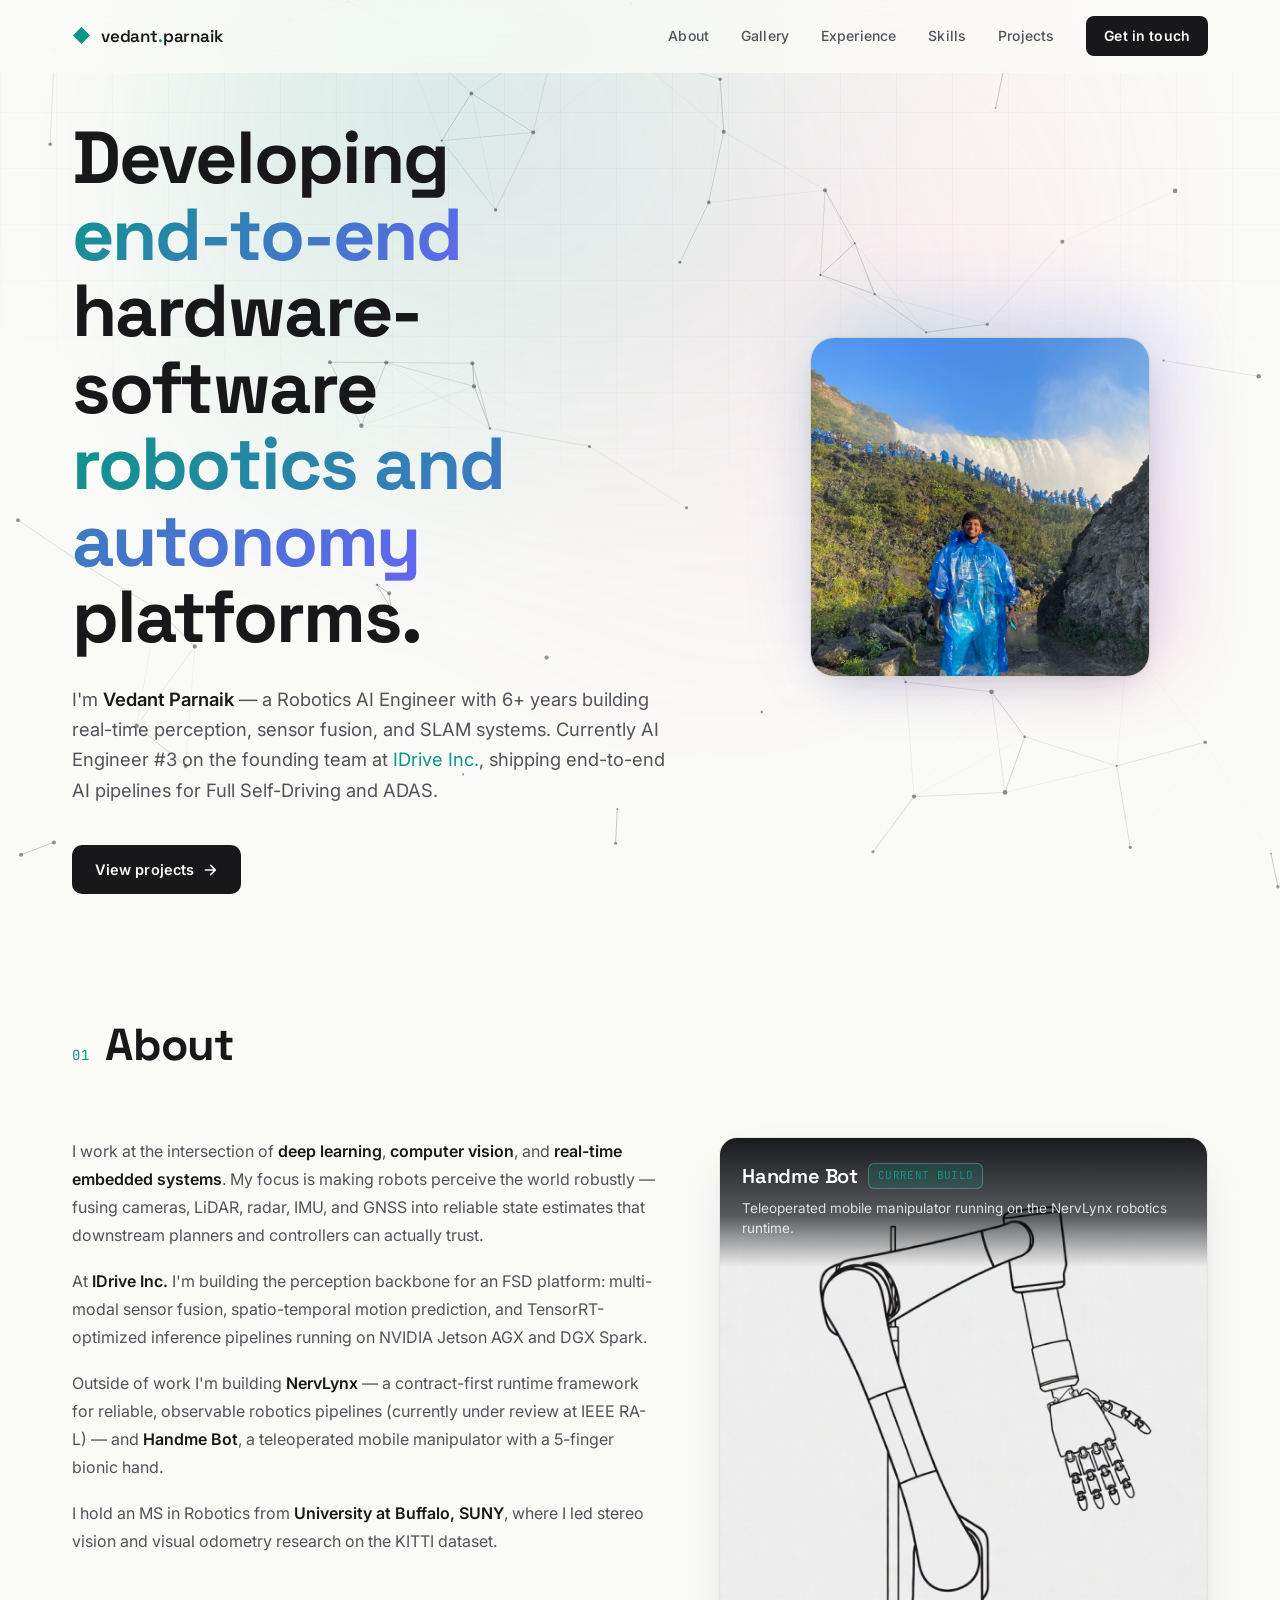
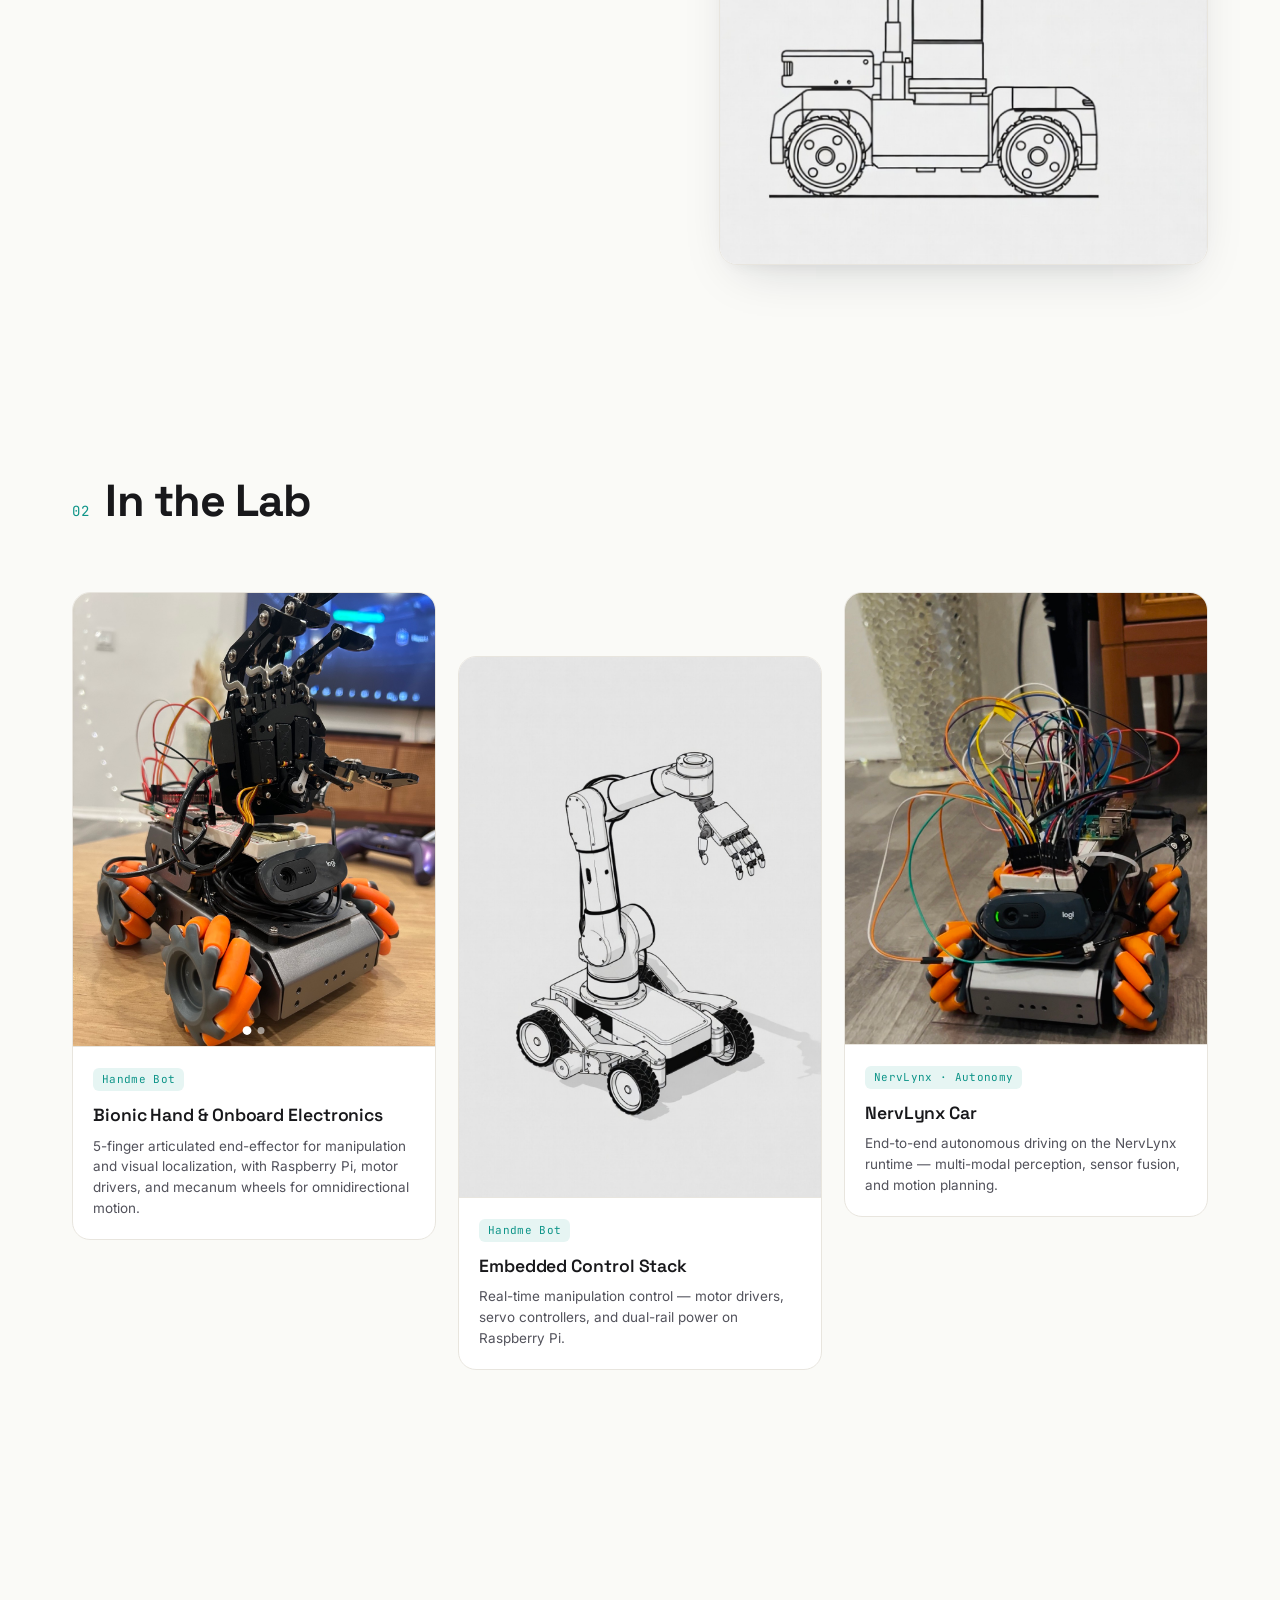
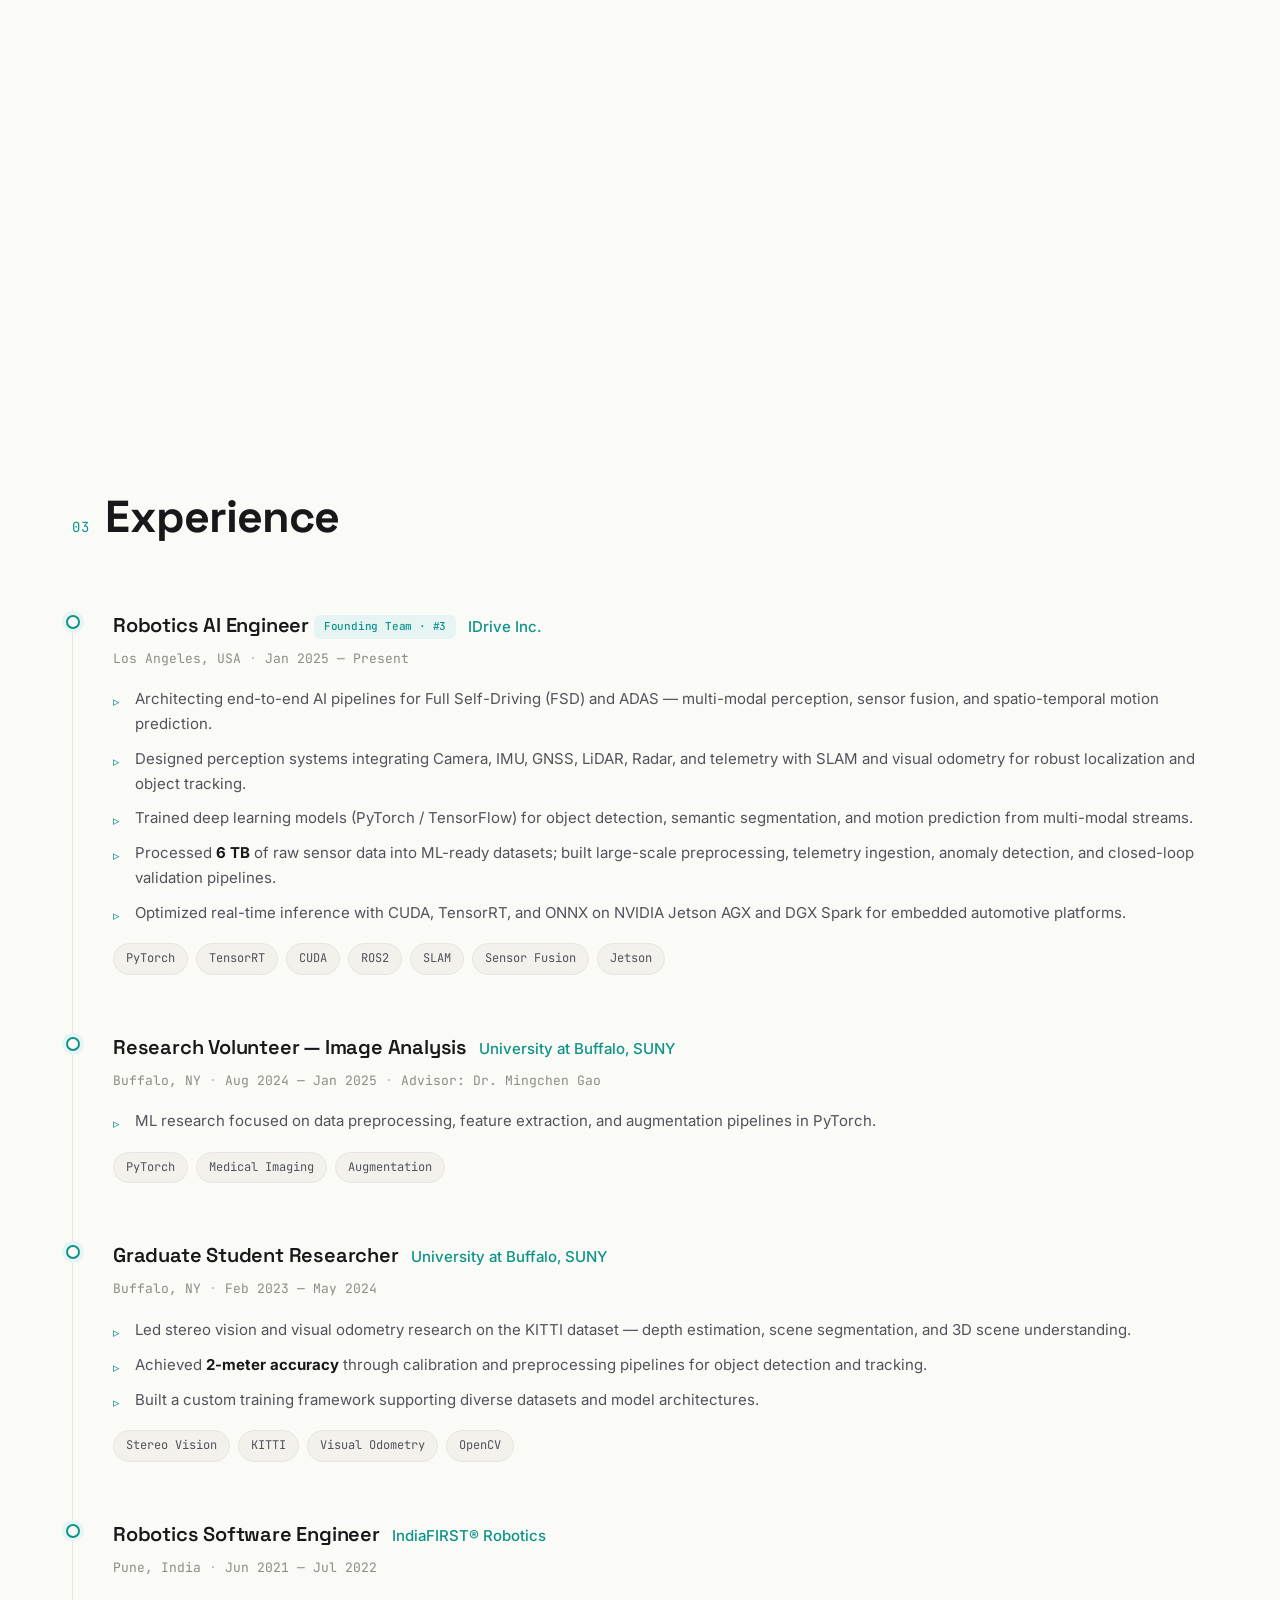
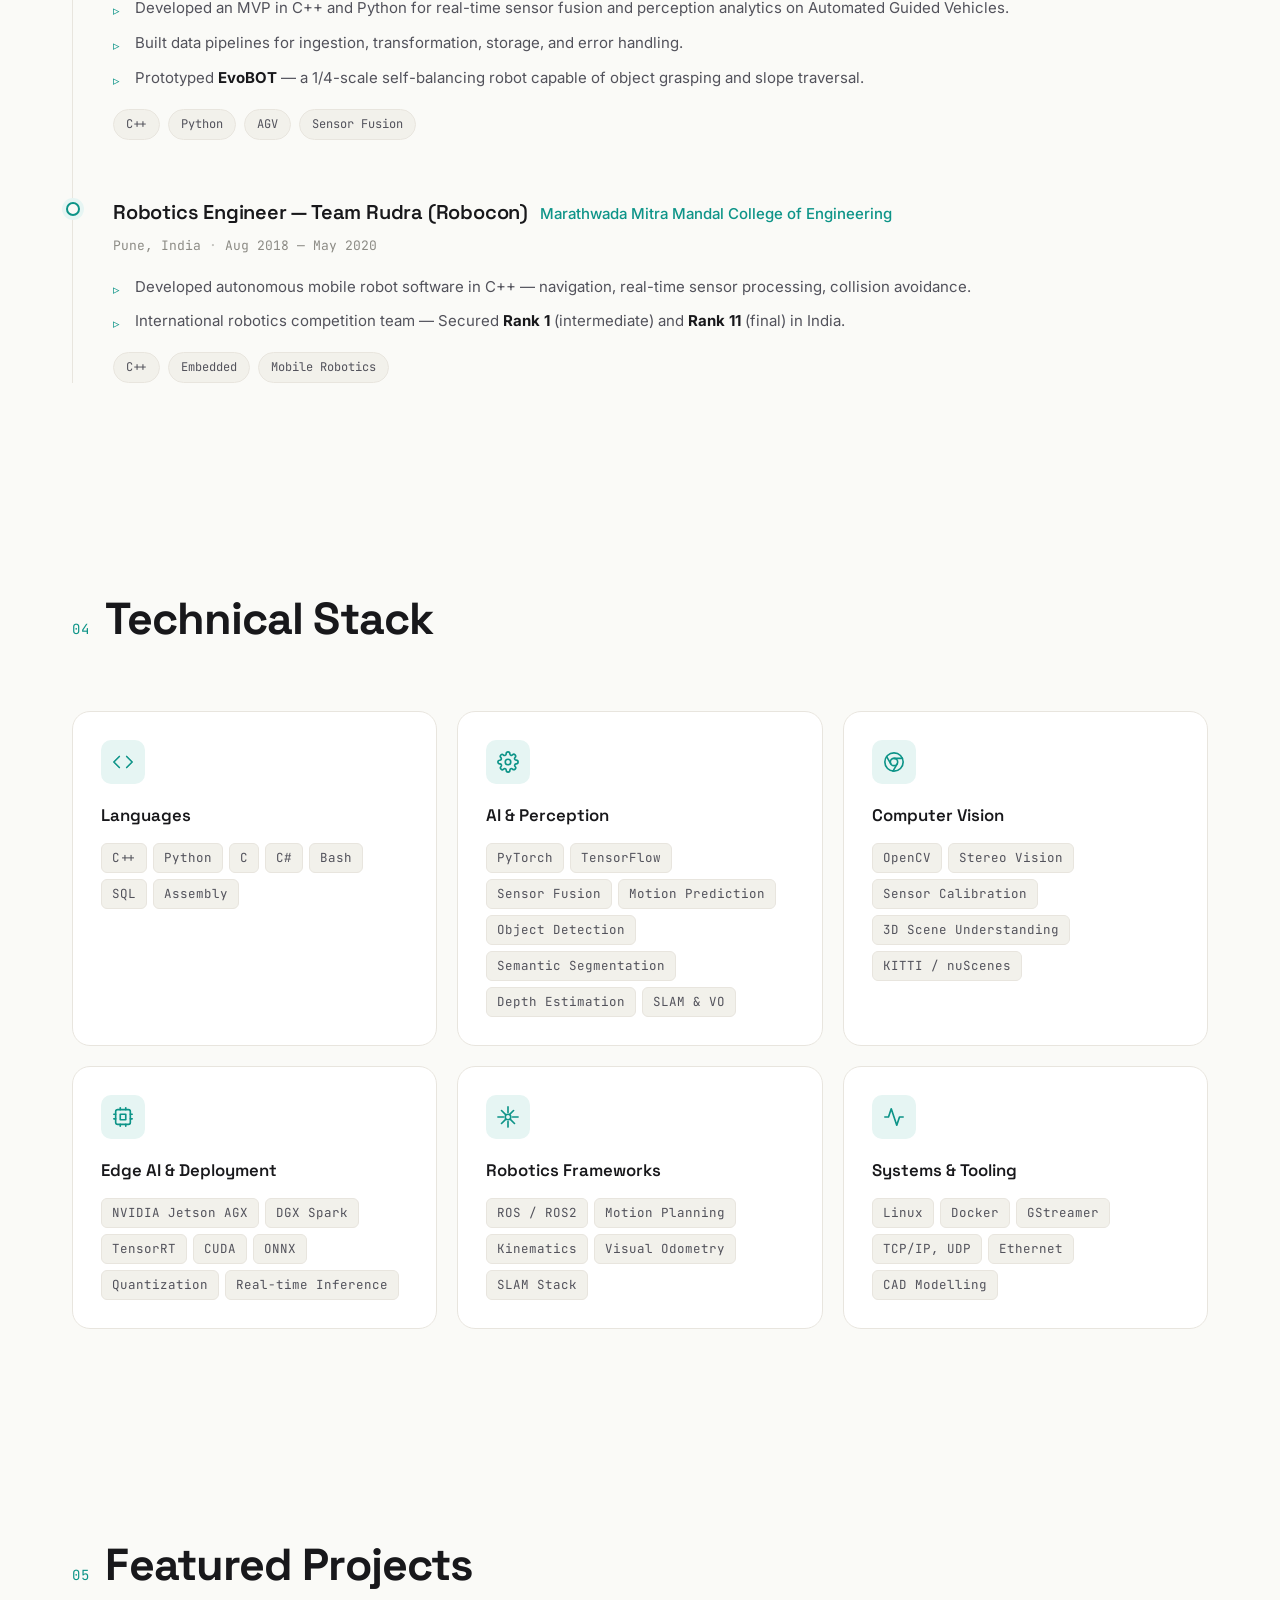
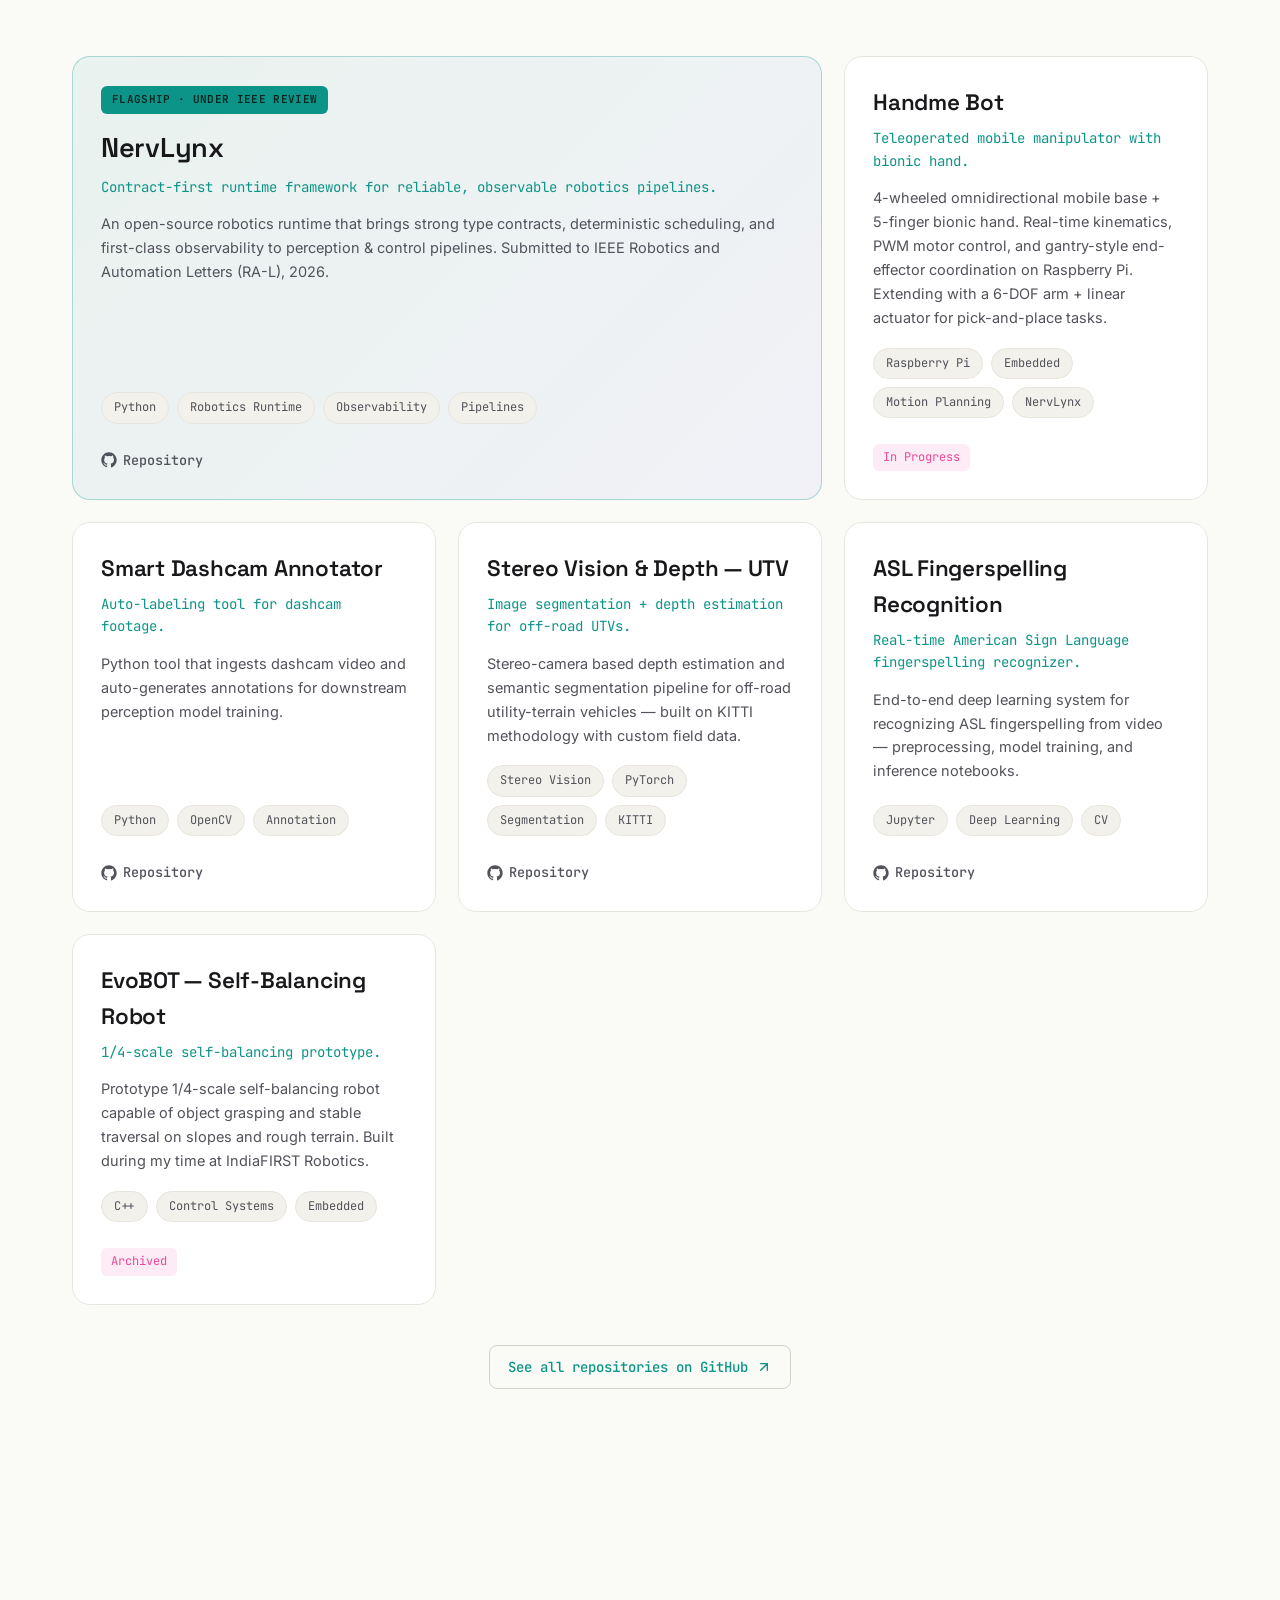
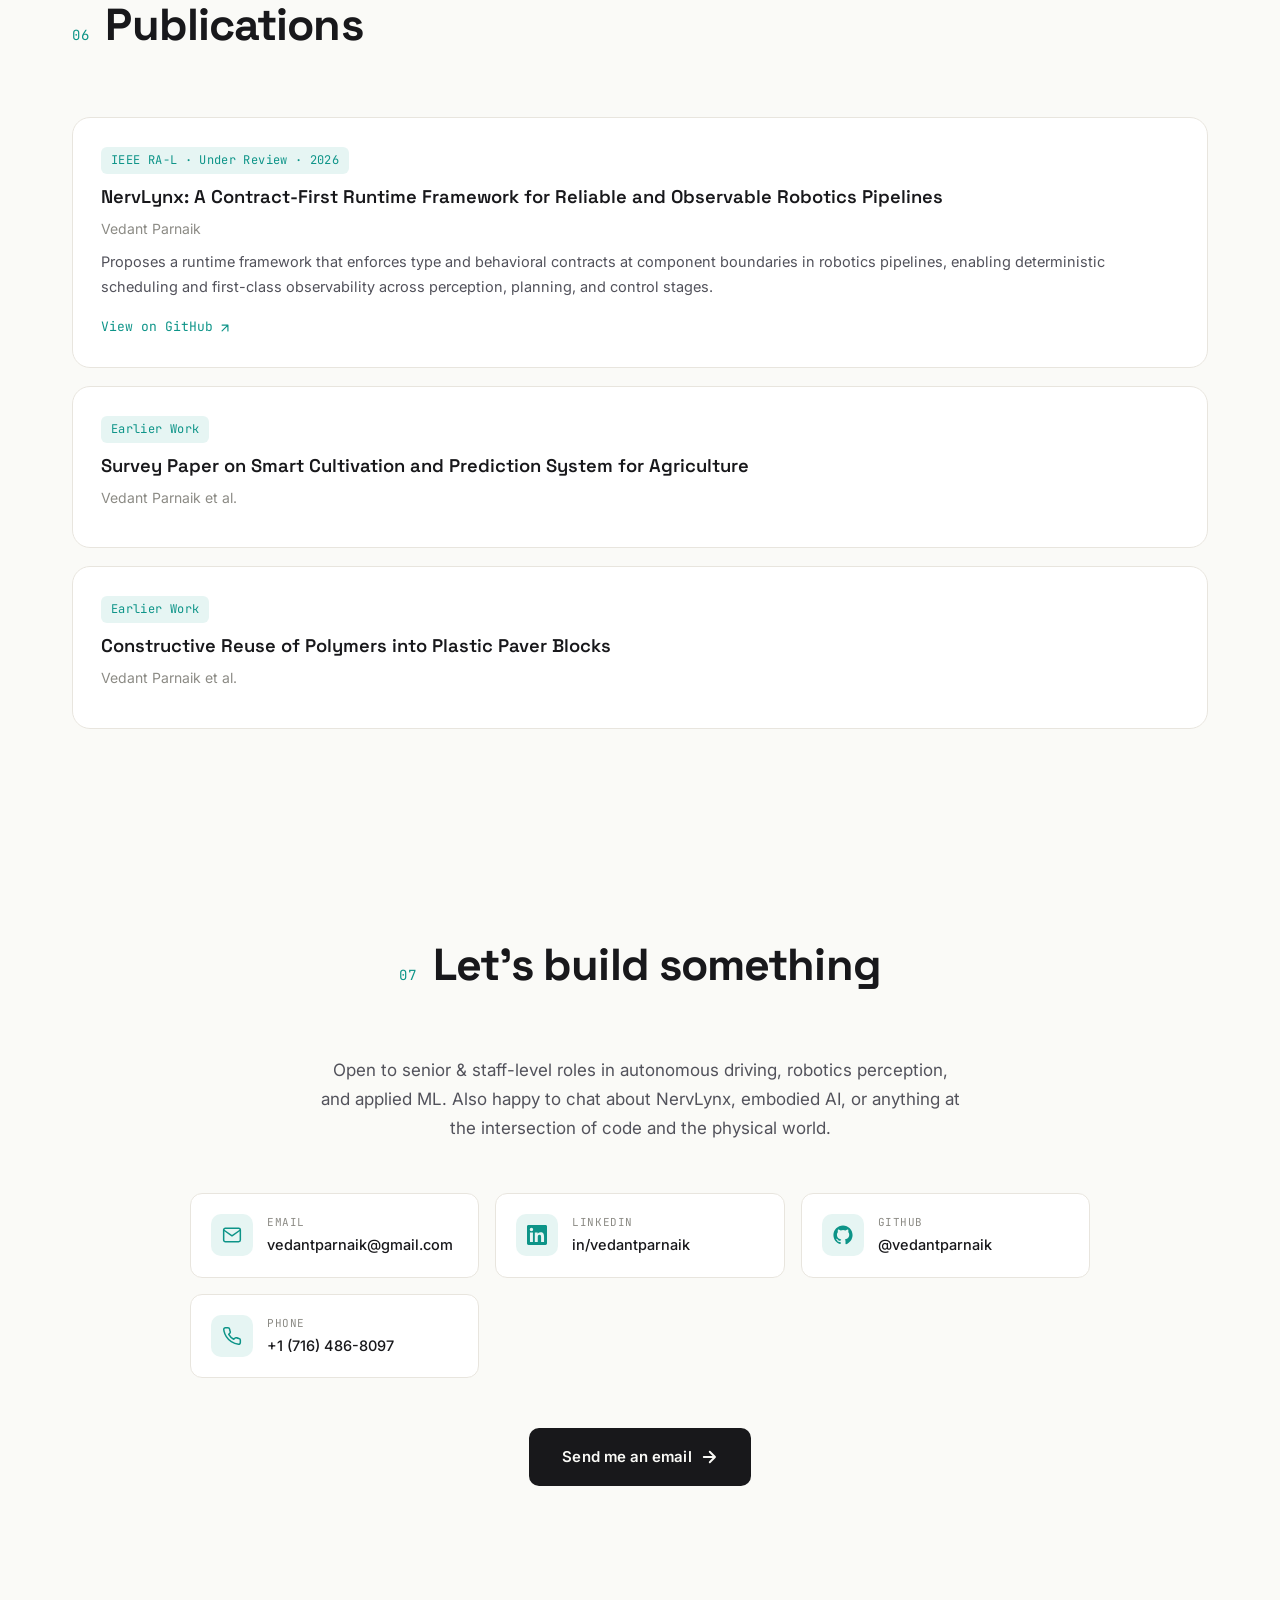
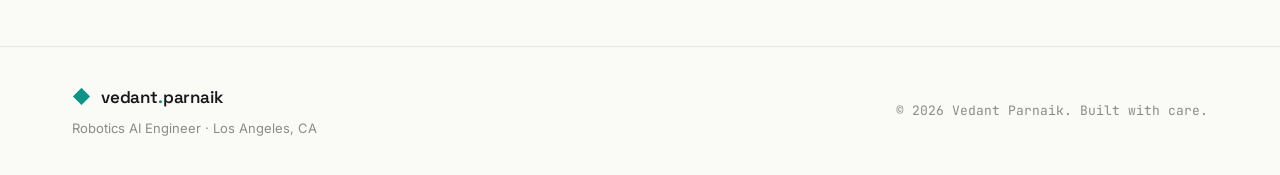
<file: index.html>
<!DOCTYPE html>
<html lang="en">
<head>
  <meta charset="UTF-8" />
  <meta http-equiv="X-UA-Compatible" content="IE=edge" />
  <meta name="viewport" content="width=device-width, initial-scale=1.0" />
  <title>Vedant Parnaik — Robotics AI Engineer</title>
  <meta name="description" content="Vedant Parnaik — Robotics AI Engineer specializing in autonomous driving, multi-modal perception, sensor fusion, SLAM, and edge AI deployment. Founding AI Engineer at IDrive Inc." />
  <meta name="author" content="Vedant Parnaik" />

  <!-- Open Graph -->
  <meta property="og:title" content="Vedant Parnaik — Robotics AI Engineer" />
  <meta property="og:description" content="Building real-time perception pipelines for autonomous vehicles and robotics systems." />
  <meta property="og:type" content="website" />

  <!-- Fonts -->
  <link rel="preconnect" href="https://fonts.googleapis.com" />
  <link rel="preconnect" href="https://fonts.gstatic.com" crossorigin />
  <link href="https://fonts.googleapis.com/css2?family=Inter:wght@300;400;500;600;700;800&family=JetBrains+Mono:wght@400;500;600&family=Space+Grotesk:wght@400;500;600;700&display=swap" rel="stylesheet" />

  <link rel="stylesheet" href="styles.css" />
  <link rel="icon" type="image/svg+xml" href="data:image/svg+xml,%3Csvg xmlns='http://www.w3.org/2000/svg' viewBox='0 0 100 100'%3E%3Ctext y='.9em' font-size='90' font-family='monospace'%3E%E2%97%86%3C/text%3E%3C/svg%3E" />
</head>
<body>
  <!-- Animated background layers -->
  <div class="bg-grid" aria-hidden="true"></div>
  <div class="bg-glow" aria-hidden="true"></div>
  <canvas id="network-bg" class="bg-network" aria-hidden="true"></canvas>

  <!-- Navigation -->
  <header class="nav" id="nav">
    <div class="nav-inner">
      <a href="#home" class="logo">
        <span class="logo-mark">◆</span>
        <span class="logo-text">vedant<span class="accent">.</span>parnaik</span>
      </a>
      <nav class="nav-links" id="navLinks">
        <a href="#about">About</a>
        <a href="#gallery">Gallery</a>
        <a href="#experience">Experience</a>
        <a href="#skills">Skills</a>
        <a href="#projects">Projects</a>
        <a href="#contact" class="nav-cta">Get in touch</a>
      </nav>
      <button class="nav-toggle" id="navToggle" aria-label="Toggle menu">
        <span></span><span></span><span></span>
      </button>
    </div>
  </header>

  <main>
    <!-- HERO -->
    <section class="hero" id="home">
      <div class="container hero-inner">
        <div class="hero-grid">
          <div class="hero-text">
            <h1 class="hero-title fade-in">
              <span class="line">Developing</span>
              <span class="line"><span class="gradient-text">end-to-end</span></span>
              <span class="line">hardware-software</span>
              <span class="line"><span class="gradient-text">robotics and autonomy</span></span>
              <span class="line">platforms.</span>
            </h1>

            <p class="hero-subtitle fade-in">
              I'm <strong>Vedant Parnaik</strong> — a Robotics AI Engineer with 6+ years building
              real-time perception, sensor fusion, and SLAM systems. Currently AI Engineer #3 on the
              founding team at <a href="https://www.idrive.com/x/" target="_blank" rel="noreferrer" class="inline-link">IDrive Inc.</a>,
              shipping end-to-end AI pipelines for Full Self-Driving and ADAS.
            </p>

            <div class="hero-cta fade-in">
              <a href="#projects" class="btn btn-primary">
                View projects
                <svg width="16" height="16" viewBox="0 0 24 24" fill="none" stroke="currentColor" stroke-width="2.5" stroke-linecap="round" stroke-linejoin="round"><path d="M5 12h14M13 5l7 7-7 7"/></svg>
              </a>
            </div>
          </div>

          <div class="hero-portrait fade-in">
            <div class="portrait-frame">
              <img src="images/mecropped.png" alt="Vedant Parnaik" loading="eager" />
            </div>
            <div class="portrait-bg" aria-hidden="true"></div>
          </div>
        </div>

      </div>

    </section>

    <!-- ABOUT -->
    <section class="section" id="about">
      <div class="container">
        <div class="section-head">
          <span class="section-num">01</span>
          <h2 class="section-title">About</h2>
        </div>

        <div class="about-grid">
          <div class="about-text reveal">
            <p>
              I work at the intersection of <strong>deep learning</strong>, <strong>computer vision</strong>,
              and <strong>real-time embedded systems</strong>. My focus is making robots perceive the world
              robustly — fusing cameras, LiDAR, radar, IMU, and GNSS into reliable state estimates
              that downstream planners and controllers can actually trust.
            </p>
            <p>
              At <strong>IDrive Inc.</strong> I'm building the perception backbone for an FSD platform:
              multi-modal sensor fusion, spatio-temporal motion prediction, and TensorRT-optimized
              inference pipelines running on NVIDIA Jetson AGX and DGX Spark.
            </p>
            <p>
              Outside of work I'm building <strong>NervLynx</strong> — a contract-first runtime framework
              for reliable, observable robotics pipelines (currently under review at IEEE RA-L) — and
              <strong>Handme Bot</strong>, a teleoperated mobile manipulator with a 5-finger bionic hand.
            </p>
            <p>
              I hold an MS in Robotics from <strong>University at Buffalo, SUNY</strong>, where I led
              stereo vision and visual odometry research on the KITTI dataset.
            </p>
          </div>

          <aside class="about-card reveal">
            <figure class="about-photo">
              <img src="images/handme.jpg" alt="Handme Bot — teleoperated mobile manipulator built by Vedant Parnaik" loading="lazy" />
              <figcaption>
                <div class="about-photo-head">
                  <h3>Handme Bot</h3>
                  <span class="about-photo-tag">Current build</span>
                </div>
                <p>Teleoperated mobile manipulator running on the NervLynx robotics runtime.</p>
              </figcaption>
            </figure>
          </aside>
        </div>
      </div>
    </section>

    <!-- EXPERIENCE -->
    <!-- GALLERY / IN THE LAB -->
    <section class="section" id="gallery">
      <div class="container">
        <div class="section-head">
          <span class="section-num">02</span>
          <h2 class="section-title">In the Lab</h2>
        </div>

        <div class="gallery-grid">
          <figure class="gallery-item gallery-item--carousel reveal">
            <div class="gallery-carousel" data-carousel>
              <div class="gallery-carousel-track" data-carousel-track>
                <div class="gallery-carousel-slide">
                  <img src="images/handme3.jpg" alt="Handme Bot — 5-finger bionic hand and onboard webcam" loading="lazy" />
                </div>
                <div class="gallery-carousel-slide">
                  <img src="images/handme4.jpg" alt="Handme Bot — onboard electronics and omni-wheel base" loading="lazy" />
                </div>
              </div>
              <button class="gallery-carousel-btn prev" type="button" aria-label="Previous photo" data-carousel-prev>
                <svg width="16" height="16" viewBox="0 0 24 24" fill="none" stroke="currentColor" stroke-width="2.5" stroke-linecap="round" stroke-linejoin="round"><path d="M15 18l-6-6 6-6"/></svg>
              </button>
              <button class="gallery-carousel-btn next" type="button" aria-label="Next photo" data-carousel-next>
                <svg width="16" height="16" viewBox="0 0 24 24" fill="none" stroke="currentColor" stroke-width="2.5" stroke-linecap="round" stroke-linejoin="round"><path d="M9 18l6-6-6-6"/></svg>
              </button>
              <div class="gallery-carousel-dots" data-carousel-dots>
                <button type="button" class="is-active" aria-label="Show bionic hand photo"></button>
                <button type="button" aria-label="Show electronics photo"></button>
              </div>
            </div>
            <figcaption>
              <span class="gallery-tag">Handme Bot</span>
              <h3>Bionic Hand &amp; Onboard Electronics</h3>
              <p>5-finger articulated end-effector for manipulation and visual localization, with Raspberry Pi, motor drivers, and mecanum wheels for omnidirectional motion.</p>
            </figcaption>
          </figure>

          <figure class="gallery-item reveal">
            <img src="images/handme2.jpg" alt="Handme Bot — hardware assembly" loading="lazy" />
            <figcaption>
              <span class="gallery-tag">Handme Bot</span>
              <h3>Embedded Control Stack</h3>
              <p>Real-time manipulation control — motor drivers, servo controllers, and dual-rail power on Raspberry Pi.</p>
            </figcaption>
          </figure>

          <figure class="gallery-item reveal">
            <img src="images/car.jpg" alt="NervLynx Car — autonomous driving research vehicle" loading="lazy" />
            <figcaption>
              <span class="gallery-tag">NervLynx · Autonomy</span>
              <h3>NervLynx Car</h3>
              <p>End-to-end autonomous driving on the NervLynx runtime — multi-modal perception, sensor fusion, and motion planning.</p>
            </figcaption>
          </figure>

          <figure class="gallery-item reveal">
            <img src="images/robocon.jpg" alt="Team Rudra at Robocon" loading="lazy" />
            <figcaption>
              <span class="gallery-tag">Robocon · Team Rudra</span>
              <h3>International Robotics Competition</h3>
              <p>Rank 1 (intermediate) &amp; Rank 11 (final) in India — autonomous mobile robots in C++.</p>
            </figcaption>
          </figure>
        </div>
      </div>
    </section>

    <section class="section" id="experience">
      <div class="container">
        <div class="section-head">
          <span class="section-num">03</span>
          <h2 class="section-title">Experience</h2>
        </div>

        <div class="timeline">
          <article class="timeline-item reveal">
            <div class="timeline-marker"></div>
            <div class="timeline-content">
              <div class="exp-header">
                <h3>Robotics AI Engineer <span class="role-tag">Founding Team · #3</span></h3>
                <span class="company">IDrive Inc.</span>
              </div>
              <div class="exp-meta">
                <span>Los Angeles, USA</span>
                <span class="sep">·</span>
                <span>Jan 2025 — Present</span>
              </div>
              <ul class="exp-points">
                <li>Architecting end-to-end AI pipelines for Full Self-Driving (FSD) and ADAS — multi-modal perception, sensor fusion, and spatio-temporal motion prediction.</li>
                <li>Designed perception systems integrating Camera, IMU, GNSS, LiDAR, Radar, and telemetry with SLAM and visual odometry for robust localization and object tracking.</li>
                <li>Trained deep learning models (PyTorch / TensorFlow) for object detection, semantic segmentation, and motion prediction from multi-modal streams.</li>
                <li>Processed <strong>6 TB</strong> of raw sensor data into ML-ready datasets; built large-scale preprocessing, telemetry ingestion, anomaly detection, and closed-loop validation pipelines.</li>
                <li>Optimized real-time inference with CUDA, TensorRT, and ONNX on NVIDIA Jetson AGX and DGX Spark for embedded automotive platforms.</li>
              </ul>
              <div class="tags">
                <span>PyTorch</span><span>TensorRT</span><span>CUDA</span><span>ROS2</span><span>SLAM</span><span>Sensor Fusion</span><span>Jetson</span>
              </div>
            </div>
          </article>

          <article class="timeline-item reveal">
            <div class="timeline-marker"></div>
            <div class="timeline-content">
              <div class="exp-header">
                <h3>Research Volunteer — Image Analysis</h3>
                <span class="company">University at Buffalo, SUNY</span>
              </div>
              <div class="exp-meta">
                <span>Buffalo, NY</span>
                <span class="sep">·</span>
                <span>Aug 2024 — Jan 2025</span>
                <span class="sep">·</span>
                <span>Advisor: Dr. Mingchen Gao</span>
              </div>
              <ul class="exp-points">
                <li>ML research focused on data preprocessing, feature extraction, and augmentation pipelines in PyTorch.</li>
              </ul>
              <div class="tags"><span>PyTorch</span><span>Medical Imaging</span><span>Augmentation</span></div>
            </div>
          </article>

          <article class="timeline-item reveal">
            <div class="timeline-marker"></div>
            <div class="timeline-content">
              <div class="exp-header">
                <h3>Graduate Student Researcher</h3>
                <span class="company">University at Buffalo, SUNY</span>
              </div>
              <div class="exp-meta">
                <span>Buffalo, NY</span>
                <span class="sep">·</span>
                <span>Feb 2023 — May 2024</span>
              </div>
              <ul class="exp-points">
                <li>Led stereo vision and visual odometry research on the KITTI dataset — depth estimation, scene segmentation, and 3D scene understanding.</li>
                <li>Achieved <strong>2-meter accuracy</strong> through calibration and preprocessing pipelines for object detection and tracking.</li>
                <li>Built a custom training framework supporting diverse datasets and model architectures.</li>
              </ul>
              <div class="tags"><span>Stereo Vision</span><span>KITTI</span><span>Visual Odometry</span><span>OpenCV</span></div>
            </div>
          </article>

          <article class="timeline-item reveal">
            <div class="timeline-marker"></div>
            <div class="timeline-content">
              <div class="exp-header">
                <h3>Robotics Software Engineer</h3>
                <span class="company">IndiaFIRST® Robotics</span>
              </div>
              <div class="exp-meta">
                <span>Pune, India</span>
                <span class="sep">·</span>
                <span>Jun 2021 — Jul 2022</span>
              </div>
              <ul class="exp-points">
                <li>Developed an MVP in C++ and Python for real-time sensor fusion and perception analytics on Automated Guided Vehicles.</li>
                <li>Built data pipelines for ingestion, transformation, storage, and error handling.</li>
                <li>Prototyped <strong>EvoBOT</strong> — a 1/4-scale self-balancing robot capable of object grasping and slope traversal.</li>
              </ul>
              <div class="tags"><span>C++</span><span>Python</span><span>AGV</span><span>Sensor Fusion</span></div>
            </div>
          </article>

          <article class="timeline-item reveal">
            <div class="timeline-marker"></div>
            <div class="timeline-content">
              <div class="exp-header">
                <h3>Robotics Engineer — Team Rudra (Robocon)</h3>
                <span class="company">Marathwada Mitra Mandal College of Engineering</span>
              </div>
              <div class="exp-meta">
                <span>Pune, India</span>
                <span class="sep">·</span>
                <span>Aug 2018 — May 2020</span>
              </div>
              <ul class="exp-points">
                <li>Developed autonomous mobile robot software in C++ — navigation, real-time sensor processing, collision avoidance.</li>
                <li>International robotics competition team — Secured <strong>Rank 1</strong> (intermediate) and <strong>Rank 11</strong> (final) in India.</li>
              </ul>
              <div class="tags"><span>C++</span><span>Embedded</span><span>Mobile Robotics</span></div>
            </div>
          </article>
        </div>
      </div>
    </section>

    <!-- SKILLS -->
    <section class="section" id="skills">
      <div class="container">
        <div class="section-head">
          <span class="section-num">04</span>
          <h2 class="section-title">Technical Stack</h2>
        </div>

        <div class="skills-grid">
          <div class="skill-card reveal">
            <div class="skill-icon">
              <svg viewBox="0 0 24 24" fill="none" stroke="currentColor" stroke-width="1.8" stroke-linecap="round" stroke-linejoin="round"><polyline points="16 18 22 12 16 6"/><polyline points="8 6 2 12 8 18"/></svg>
            </div>
            <h3>Languages</h3>
            <ul>
              <li>C++</li><li>Python</li><li>C</li><li>C#</li><li>Bash</li><li>SQL</li><li>Assembly</li>
            </ul>
          </div>

          <div class="skill-card reveal">
            <div class="skill-icon">
              <svg viewBox="0 0 24 24" fill="none" stroke="currentColor" stroke-width="1.8" stroke-linecap="round" stroke-linejoin="round"><circle cx="12" cy="12" r="3"/><path d="M19.4 15a1.65 1.65 0 0 0 .33 1.82l.06.06a2 2 0 0 1-2.83 2.83l-.06-.06a1.65 1.65 0 0 0-1.82-.33 1.65 1.65 0 0 0-1 1.51V21a2 2 0 0 1-4 0v-.09a1.65 1.65 0 0 0-1-1.51 1.65 1.65 0 0 0-1.82.33l-.06.06a2 2 0 0 1-2.83-2.83l.06-.06a1.65 1.65 0 0 0 .33-1.82 1.65 1.65 0 0 0-1.51-1H3a2 2 0 0 1 0-4h.09a1.65 1.65 0 0 0 1.51-1 1.65 1.65 0 0 0-.33-1.82l-.06-.06a2 2 0 0 1 2.83-2.83l.06.06a1.65 1.65 0 0 0 1.82.33H9a1.65 1.65 0 0 0 1-1.51V3a2 2 0 0 1 4 0v.09a1.65 1.65 0 0 0 1 1.51 1.65 1.65 0 0 0 1.82-.33l.06-.06a2 2 0 0 1 2.83 2.83l-.06.06a1.65 1.65 0 0 0-.33 1.82V9a1.65 1.65 0 0 0 1.51 1H21a2 2 0 0 1 0 4h-.09a1.65 1.65 0 0 0-1.51 1z"/></svg>
            </div>
            <h3>AI &amp; Perception</h3>
            <ul>
              <li>PyTorch</li><li>TensorFlow</li><li>Sensor Fusion</li><li>Motion Prediction</li><li>Object Detection</li><li>Semantic Segmentation</li><li>Depth Estimation</li><li>SLAM &amp; VO</li>
            </ul>
          </div>

          <div class="skill-card reveal">
            <div class="skill-icon">
              <svg viewBox="0 0 24 24" fill="none" stroke="currentColor" stroke-width="1.8" stroke-linecap="round" stroke-linejoin="round"><circle cx="12" cy="12" r="10"/><circle cx="12" cy="12" r="4"/><line x1="21.17" y1="8" x2="12" y2="8"/><line x1="3.95" y1="6.06" x2="8.54" y2="14"/><line x1="10.88" y1="21.94" x2="15.46" y2="14"/></svg>
            </div>
            <h3>Computer Vision</h3>
            <ul>
              <li>OpenCV</li><li>Stereo Vision</li><li>Sensor Calibration</li><li>3D Scene Understanding</li><li>KITTI / nuScenes</li>
            </ul>
          </div>

          <div class="skill-card reveal">
            <div class="skill-icon">
              <svg viewBox="0 0 24 24" fill="none" stroke="currentColor" stroke-width="1.8" stroke-linecap="round" stroke-linejoin="round"><rect x="4" y="4" width="16" height="16" rx="2"/><rect x="9" y="9" width="6" height="6"/><line x1="9" y1="2" x2="9" y2="4"/><line x1="15" y1="2" x2="15" y2="4"/><line x1="9" y1="20" x2="9" y2="22"/><line x1="15" y1="20" x2="15" y2="22"/><line x1="20" y1="9" x2="22" y2="9"/><line x1="20" y1="14" x2="22" y2="14"/><line x1="2" y1="9" x2="4" y2="9"/><line x1="2" y1="14" x2="4" y2="14"/></svg>
            </div>
            <h3>Edge AI &amp; Deployment</h3>
            <ul>
              <li>NVIDIA Jetson AGX</li><li>DGX Spark</li><li>TensorRT</li><li>CUDA</li><li>ONNX</li><li>Quantization</li><li>Real-time Inference</li>
            </ul>
          </div>

          <div class="skill-card reveal">
            <div class="skill-icon">
              <svg viewBox="0 0 24 24" fill="none" stroke="currentColor" stroke-width="1.8" stroke-linecap="round" stroke-linejoin="round"><circle cx="12" cy="12" r="3"/><path d="M12 1v6m0 10v6m11-11h-6M7 12H1m17.07-7.07l-4.24 4.24M9.17 14.83l-4.24 4.24M19.07 19.07l-4.24-4.24M9.17 9.17L4.93 4.93"/></svg>
            </div>
            <h3>Robotics Frameworks</h3>
            <ul>
              <li>ROS / ROS2</li><li>Motion Planning</li><li>Kinematics</li><li>Visual Odometry</li><li>SLAM Stack</li>
            </ul>
          </div>

          <div class="skill-card reveal">
            <div class="skill-icon">
              <svg viewBox="0 0 24 24" fill="none" stroke="currentColor" stroke-width="1.8" stroke-linecap="round" stroke-linejoin="round"><path d="M22 12h-4l-3 9L9 3l-3 9H2"/></svg>
            </div>
            <h3>Systems &amp; Tooling</h3>
            <ul>
              <li>Linux</li><li>Docker</li><li>GStreamer</li><li>TCP/IP, UDP</li><li>Ethernet</li><li>CAD Modelling</li>
            </ul>
          </div>
        </div>
      </div>
    </section>

    <!-- PROJECTS -->
    <section class="section" id="projects">
      <div class="container">
        <div class="section-head">
          <span class="section-num">05</span>
          <h2 class="section-title">Featured Projects</h2>
        </div>

        <div class="projects-grid">

          <article class="project-card featured reveal">
            <div class="project-tag-row">
              <span class="featured-pill">Flagship · Under IEEE Review</span>
            </div>
            <h3 class="project-title">NervLynx</h3>
            <p class="project-subtitle">Contract-first runtime framework for reliable, observable robotics pipelines.</p>
            <p class="project-desc">
              An open-source robotics runtime that brings strong type contracts, deterministic
              scheduling, and first-class observability to perception &amp; control pipelines.
              Submitted to IEEE Robotics and Automation Letters (RA-L), 2026.
            </p>
            <div class="tags">
              <span>Python</span><span>Robotics Runtime</span><span>Observability</span><span>Pipelines</span>
            </div>
            <div class="project-links">
              <a href="https://github.com/vedantparnaik/nervlynx" target="_blank" rel="noreferrer">
                <svg width="16" height="16" viewBox="0 0 24 24" fill="currentColor"><path d="M12 .5C5.65.5.5 5.65.5 12c0 5.08 3.29 9.39 7.86 10.91.58.11.79-.25.79-.56v-2c-3.2.7-3.87-1.37-3.87-1.37-.53-1.34-1.29-1.7-1.29-1.7-1.05-.72.08-.7.08-.7 1.16.08 1.78 1.19 1.78 1.19 1.04 1.78 2.72 1.27 3.38.97.11-.75.41-1.27.74-1.56-2.55-.29-5.24-1.28-5.24-5.7 0-1.26.45-2.29 1.19-3.1-.12-.29-.52-1.47.11-3.06 0 0 .97-.31 3.18 1.18a11 11 0 0 1 5.78 0c2.2-1.49 3.17-1.18 3.17-1.18.63 1.59.23 2.77.12 3.06.74.81 1.18 1.84 1.18 3.1 0 4.43-2.69 5.41-5.25 5.7.42.36.79 1.08.79 2.18v3.24c0 .31.21.68.8.56C20.21 21.39 23.5 17.08 23.5 12 23.5 5.65 18.35.5 12 .5z"/></svg>
                Repository
              </a>
            </div>
          </article>

          <article class="project-card reveal">
            <h3 class="project-title">Handme Bot</h3>
            <p class="project-subtitle">Teleoperated mobile manipulator with bionic hand.</p>
            <p class="project-desc">
              4-wheeled omnidirectional mobile base + 5-finger bionic hand. Real-time kinematics,
              PWM motor control, and gantry-style end-effector coordination on Raspberry Pi.
              Extending with a 6-DOF arm + linear actuator for pick-and-place tasks.
            </p>
            <div class="tags">
              <span>Raspberry Pi</span><span>Embedded</span><span>Motion Planning</span><span>NervLynx</span>
            </div>
            <div class="project-links">
              <span class="status">In Progress</span>
            </div>
          </article>

          <article class="project-card reveal">
            <h3 class="project-title">Smart Dashcam Annotator</h3>
            <p class="project-subtitle">Auto-labeling tool for dashcam footage.</p>
            <p class="project-desc">
              Python tool that ingests dashcam video and auto-generates annotations
              for downstream perception model training.
            </p>
            <div class="tags"><span>Python</span><span>OpenCV</span><span>Annotation</span></div>
            <div class="project-links">
              <a href="https://github.com/vedantparnaik/smart-dashcam-annotator" target="_blank" rel="noreferrer">
                <svg width="16" height="16" viewBox="0 0 24 24" fill="currentColor"><path d="M12 .5C5.65.5.5 5.65.5 12c0 5.08 3.29 9.39 7.86 10.91.58.11.79-.25.79-.56v-2c-3.2.7-3.87-1.37-3.87-1.37-.53-1.34-1.29-1.7-1.29-1.7-1.05-.72.08-.7.08-.7 1.16.08 1.78 1.19 1.78 1.19 1.04 1.78 2.72 1.27 3.38.97.11-.75.41-1.27.74-1.56-2.55-.29-5.24-1.28-5.24-5.7 0-1.26.45-2.29 1.19-3.1-.12-.29-.52-1.47.11-3.06 0 0 .97-.31 3.18 1.18a11 11 0 0 1 5.78 0c2.2-1.49 3.17-1.18 3.17-1.18.63 1.59.23 2.77.12 3.06.74.81 1.18 1.84 1.18 3.1 0 4.43-2.69 5.41-5.25 5.7.42.36.79 1.08.79 2.18v3.24c0 .31.21.68.8.56C20.21 21.39 23.5 17.08 23.5 12 23.5 5.65 18.35.5 12 .5z"/></svg>
                Repository
              </a>
            </div>
          </article>

          <article class="project-card reveal">
            <h3 class="project-title">Stereo Vision &amp; Depth — UTV</h3>
            <p class="project-subtitle">Image segmentation + depth estimation for off-road UTVs.</p>
            <p class="project-desc">
              Stereo-camera based depth estimation and semantic segmentation pipeline
              for off-road utility-terrain vehicles — built on KITTI methodology
              with custom field data.
            </p>
            <div class="tags"><span>Stereo Vision</span><span>PyTorch</span><span>Segmentation</span><span>KITTI</span></div>
            <div class="project-links">
              <a href="https://github.com/vedantparnaik/Image-Segmentation-Depth-Estimation-for-UTV" target="_blank" rel="noreferrer">
                <svg width="16" height="16" viewBox="0 0 24 24" fill="currentColor"><path d="M12 .5C5.65.5.5 5.65.5 12c0 5.08 3.29 9.39 7.86 10.91.58.11.79-.25.79-.56v-2c-3.2.7-3.87-1.37-3.87-1.37-.53-1.34-1.29-1.7-1.29-1.7-1.05-.72.08-.7.08-.7 1.16.08 1.78 1.19 1.78 1.19 1.04 1.78 2.72 1.27 3.38.97.11-.75.41-1.27.74-1.56-2.55-.29-5.24-1.28-5.24-5.7 0-1.26.45-2.29 1.19-3.1-.12-.29-.52-1.47.11-3.06 0 0 .97-.31 3.18 1.18a11 11 0 0 1 5.78 0c2.2-1.49 3.17-1.18 3.17-1.18.63 1.59.23 2.77.12 3.06.74.81 1.18 1.84 1.18 3.1 0 4.43-2.69 5.41-5.25 5.7.42.36.79 1.08.79 2.18v3.24c0 .31.21.68.8.56C20.21 21.39 23.5 17.08 23.5 12 23.5 5.65 18.35.5 12 .5z"/></svg>
                Repository
              </a>
            </div>
          </article>

          <article class="project-card reveal">
            <h3 class="project-title">ASL Fingerspelling Recognition</h3>
            <p class="project-subtitle">Real-time American Sign Language fingerspelling recognizer.</p>
            <p class="project-desc">
              End-to-end deep learning system for recognizing ASL fingerspelling
              from video — preprocessing, model training, and inference notebooks.
            </p>
            <div class="tags"><span>Jupyter</span><span>Deep Learning</span><span>CV</span></div>
            <div class="project-links">
              <a href="https://github.com/vedantparnaik/ASL-American-Sign-Language-Fingerspelling-Recognition" target="_blank" rel="noreferrer">
                <svg width="16" height="16" viewBox="0 0 24 24" fill="currentColor"><path d="M12 .5C5.65.5.5 5.65.5 12c0 5.08 3.29 9.39 7.86 10.91.58.11.79-.25.79-.56v-2c-3.2.7-3.87-1.37-3.87-1.37-.53-1.34-1.29-1.7-1.29-1.7-1.05-.72.08-.7.08-.7 1.16.08 1.78 1.19 1.78 1.19 1.04 1.78 2.72 1.27 3.38.97.11-.75.41-1.27.74-1.56-2.55-.29-5.24-1.28-5.24-5.7 0-1.26.45-2.29 1.19-3.1-.12-.29-.52-1.47.11-3.06 0 0 .97-.31 3.18 1.18a11 11 0 0 1 5.78 0c2.2-1.49 3.17-1.18 3.17-1.18.63 1.59.23 2.77.12 3.06.74.81 1.18 1.84 1.18 3.1 0 4.43-2.69 5.41-5.25 5.7.42.36.79 1.08.79 2.18v3.24c0 .31.21.68.8.56C20.21 21.39 23.5 17.08 23.5 12 23.5 5.65 18.35.5 12 .5z"/></svg>
                Repository
              </a>
            </div>
          </article>

          <article class="project-card reveal">
            <h3 class="project-title">EvoBOT — Self-Balancing Robot</h3>
            <p class="project-subtitle">1/4-scale self-balancing prototype.</p>
            <p class="project-desc">
              Prototype 1/4-scale self-balancing robot capable of object grasping and stable
              traversal on slopes and rough terrain. Built during my time at IndiaFIRST Robotics.
            </p>
            <div class="tags"><span>C++</span><span>Control Systems</span><span>Embedded</span></div>
            <div class="project-links">
              <span class="status">Archived</span>
            </div>
          </article>

        </div>

        <div class="more-link-wrap">
          <a href="https://github.com/vedantparnaik" target="_blank" rel="noreferrer" class="more-link">
            See all repositories on GitHub
            <svg width="16" height="16" viewBox="0 0 24 24" fill="none" stroke="currentColor" stroke-width="2" stroke-linecap="round" stroke-linejoin="round"><path d="M7 17L17 7M7 7h10v10"/></svg>
          </a>
        </div>
      </div>
    </section>

    <!-- PUBLICATIONS -->
    <section class="section" id="publications">
      <div class="container">
        <div class="section-head">
          <span class="section-num">06</span>
          <h2 class="section-title">Publications</h2>
        </div>

        <div class="pubs">
          <article class="pub reveal">
            <div class="pub-venue">IEEE RA-L · Under Review · 2026</div>
            <h3 class="pub-title">NervLynx: A Contract-First Runtime Framework for Reliable and Observable Robotics Pipelines</h3>
            <p class="pub-authors">Vedant Parnaik</p>
            <p class="pub-abstract">
              Proposes a runtime framework that enforces type and behavioral contracts at
              component boundaries in robotics pipelines, enabling deterministic scheduling
              and first-class observability across perception, planning, and control stages.
            </p>
            <a href="https://github.com/vedantparnaik/nervlynx" target="_blank" rel="noreferrer" class="pub-link">
              View on GitHub
              <svg width="14" height="14" viewBox="0 0 24 24" fill="none" stroke="currentColor" stroke-width="2" stroke-linecap="round" stroke-linejoin="round"><path d="M7 17L17 7M7 7h10v10"/></svg>
            </a>
          </article>

          <article class="pub reveal">
            <div class="pub-venue">Earlier Work</div>
            <h3 class="pub-title">Survey Paper on Smart Cultivation and Prediction System for Agriculture</h3>
            <p class="pub-authors">Vedant Parnaik et al.</p>
          </article>

          <article class="pub reveal">
            <div class="pub-venue">Earlier Work</div>
            <h3 class="pub-title">Constructive Reuse of Polymers into Plastic Paver Blocks</h3>
            <p class="pub-authors">Vedant Parnaik et al.</p>
          </article>
        </div>
      </div>
    </section>

    <!-- CONTACT -->
    <section class="section contact-section" id="contact">
      <div class="container">
        <div class="section-head center">
          <span class="section-num">07</span>
          <h2 class="section-title">Let's build something</h2>
        </div>

        <p class="contact-lead reveal">
          Open to senior &amp; staff-level roles in autonomous driving, robotics perception,
          and applied ML. Also happy to chat about NervLynx, embodied AI, or anything at the
          intersection of code and the physical world.
        </p>

        <div class="contact-grid reveal">
          <a class="contact-card" href="mailto:vedantparnaik@gmail.com">
            <div class="contact-icon">
              <svg viewBox="0 0 24 24" fill="none" stroke="currentColor" stroke-width="1.8" stroke-linecap="round" stroke-linejoin="round"><path d="M4 4h16c1.1 0 2 .9 2 2v12c0 1.1-.9 2-2 2H4c-1.1 0-2-.9-2-2V6c0-1.1.9-2 2-2z"/><polyline points="22,6 12,13 2,6"/></svg>
            </div>
            <div>
              <div class="contact-label">Email</div>
              <div class="contact-value">vedantparnaik@gmail.com</div>
            </div>
          </a>

          <a class="contact-card" href="https://www.linkedin.com/in/vedantparnaik" target="_blank" rel="noreferrer">
            <div class="contact-icon">
              <svg viewBox="0 0 24 24" fill="currentColor"><path d="M20.45 20.45h-3.55v-5.57c0-1.33-.03-3.04-1.85-3.04-1.86 0-2.14 1.45-2.14 2.95v5.66H9.36V9h3.41v1.56h.05c.48-.9 1.64-1.85 3.37-1.85 3.6 0 4.27 2.37 4.27 5.45v6.29zM5.34 7.43a2.06 2.06 0 1 1 0-4.12 2.06 2.06 0 0 1 0 4.12zM7.12 20.45H3.56V9h3.56v11.45zM22.22 0H1.77C.79 0 0 .77 0 1.72v20.56C0 23.23.79 24 1.77 24h20.45c.98 0 1.78-.77 1.78-1.72V1.72C24 .77 23.2 0 22.22 0z"/></svg>
            </div>
            <div>
              <div class="contact-label">LinkedIn</div>
              <div class="contact-value">in/vedantparnaik</div>
            </div>
          </a>

          <a class="contact-card" href="https://github.com/vedantparnaik" target="_blank" rel="noreferrer">
            <div class="contact-icon">
              <svg viewBox="0 0 24 24" fill="currentColor"><path d="M12 .5C5.65.5.5 5.65.5 12c0 5.08 3.29 9.39 7.86 10.91.58.11.79-.25.79-.56v-2c-3.2.7-3.87-1.37-3.87-1.37-.53-1.34-1.29-1.7-1.29-1.7-1.05-.72.08-.7.08-.7 1.16.08 1.78 1.19 1.78 1.19 1.04 1.78 2.72 1.27 3.38.97.11-.75.41-1.27.74-1.56-2.55-.29-5.24-1.28-5.24-5.7 0-1.26.45-2.29 1.19-3.1-.12-.29-.52-1.47.11-3.06 0 0 .97-.31 3.18 1.18a11 11 0 0 1 5.78 0c2.2-1.49 3.17-1.18 3.17-1.18.63 1.59.23 2.77.12 3.06.74.81 1.18 1.84 1.18 3.1 0 4.43-2.69 5.41-5.25 5.7.42.36.79 1.08.79 2.18v3.24c0 .31.21.68.8.56C20.21 21.39 23.5 17.08 23.5 12 23.5 5.65 18.35.5 12 .5z"/></svg>
            </div>
            <div>
              <div class="contact-label">GitHub</div>
              <div class="contact-value">@vedantparnaik</div>
            </div>
          </a>

          <a class="contact-card" href="tel:+17164868097">
            <div class="contact-icon">
              <svg viewBox="0 0 24 24" fill="none" stroke="currentColor" stroke-width="1.8" stroke-linecap="round" stroke-linejoin="round"><path d="M22 16.92v3a2 2 0 0 1-2.18 2 19.79 19.79 0 0 1-8.63-3.07 19.5 19.5 0 0 1-6-6 19.79 19.79 0 0 1-3.07-8.67A2 2 0 0 1 4.11 2h3a2 2 0 0 1 2 1.72c.13.96.37 1.9.72 2.81a2 2 0 0 1-.45 2.11L8.09 9.91a16 16 0 0 0 6 6l1.27-1.27a2 2 0 0 1 2.11-.45c.91.35 1.85.59 2.81.72A2 2 0 0 1 22 16.92z"/></svg>
            </div>
            <div>
              <div class="contact-label">Phone</div>
              <div class="contact-value">+1 (716) 486-8097</div>
            </div>
          </a>
        </div>

        <div class="contact-cta reveal">
          <a href="mailto:vedantparnaik@gmail.com?subject=Let's%20chat" class="btn btn-primary btn-large">
            Send me an email
            <svg width="18" height="18" viewBox="0 0 24 24" fill="none" stroke="currentColor" stroke-width="2.5" stroke-linecap="round" stroke-linejoin="round"><path d="M5 12h14M13 5l7 7-7 7"/></svg>
          </a>
        </div>
      </div>
    </section>
  </main>

  <footer class="footer">
    <div class="container footer-inner">
      <div class="footer-left">
        <div class="logo">
          <span class="logo-mark">◆</span>
          <span class="logo-text">vedant<span class="accent">.</span>parnaik</span>
        </div>
        <p class="footer-tag">Robotics AI Engineer · Los Angeles, CA</p>
      </div>
      <div class="footer-right">
        <p>© <span id="year"></span> Vedant Parnaik. Built with care.</p>
      </div>
    </div>
  </footer>

  <script src="script.js"></script>
</body>
</html>
</file>
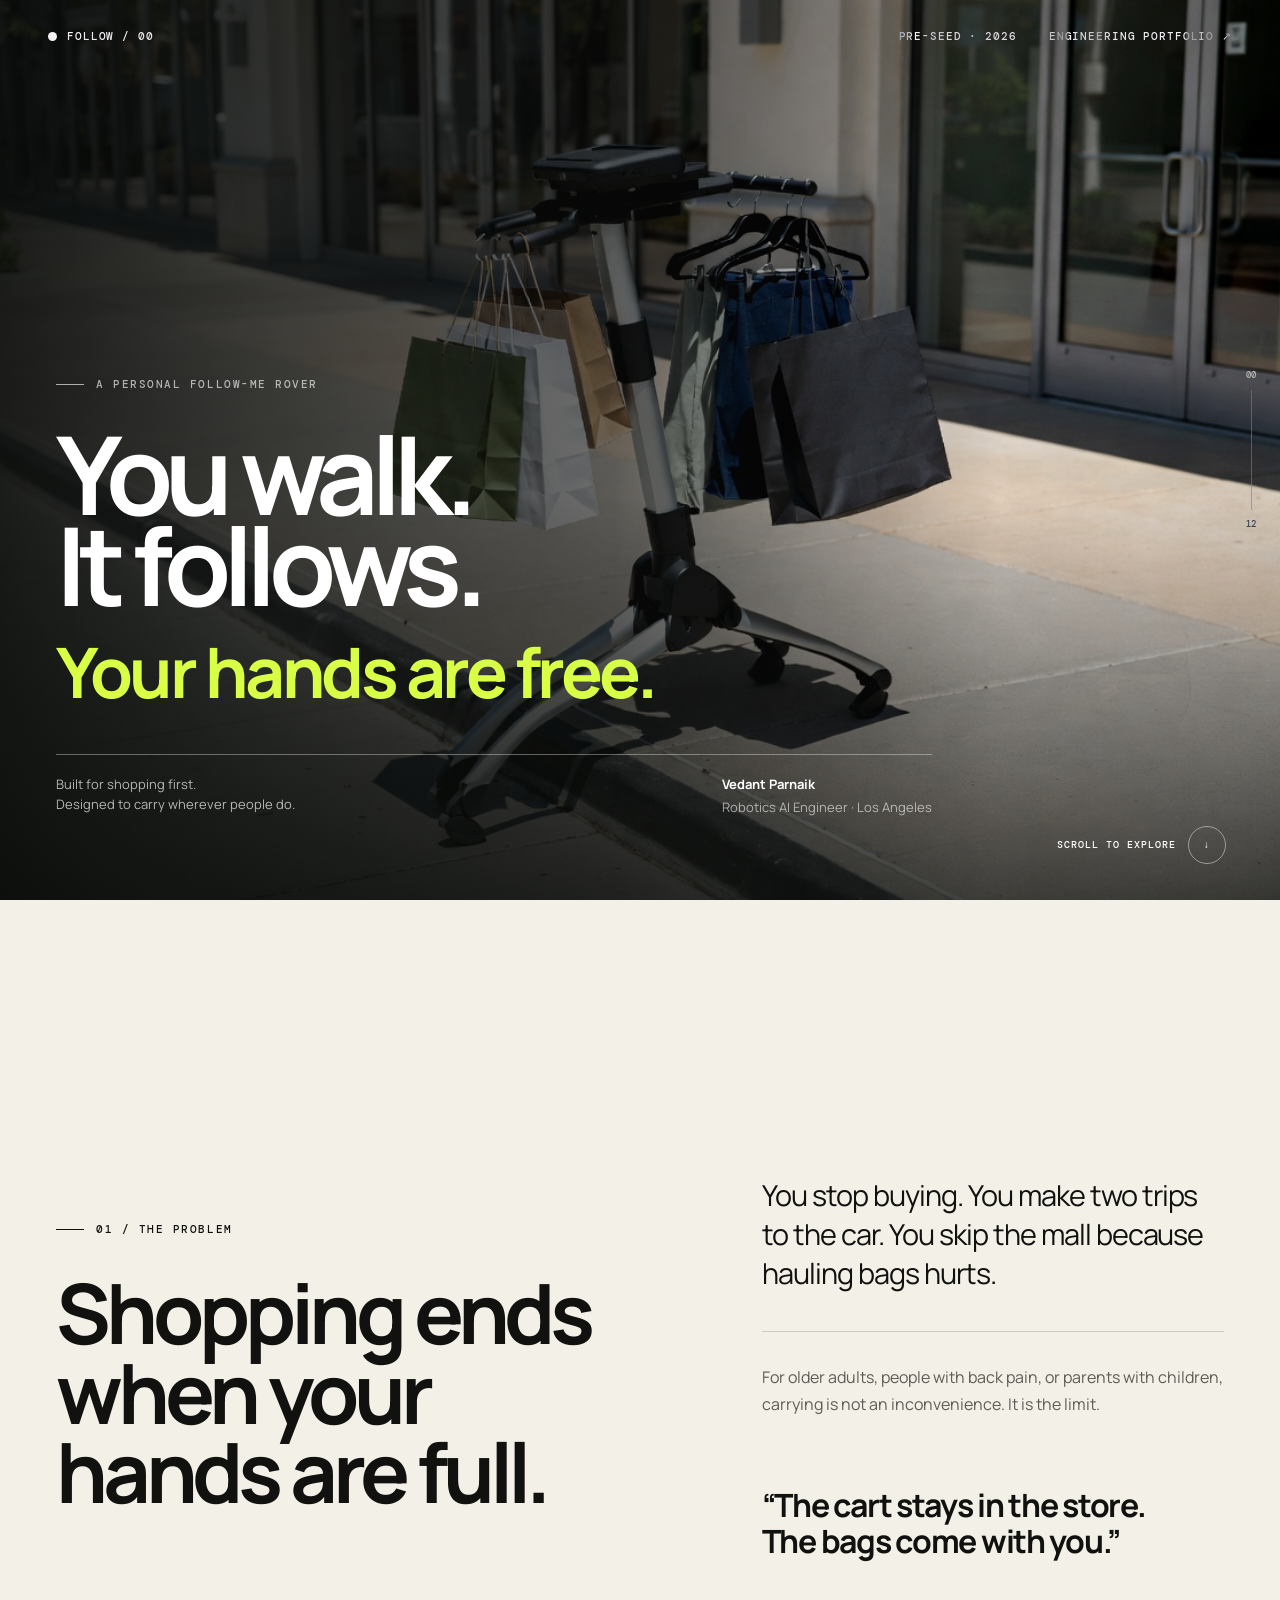
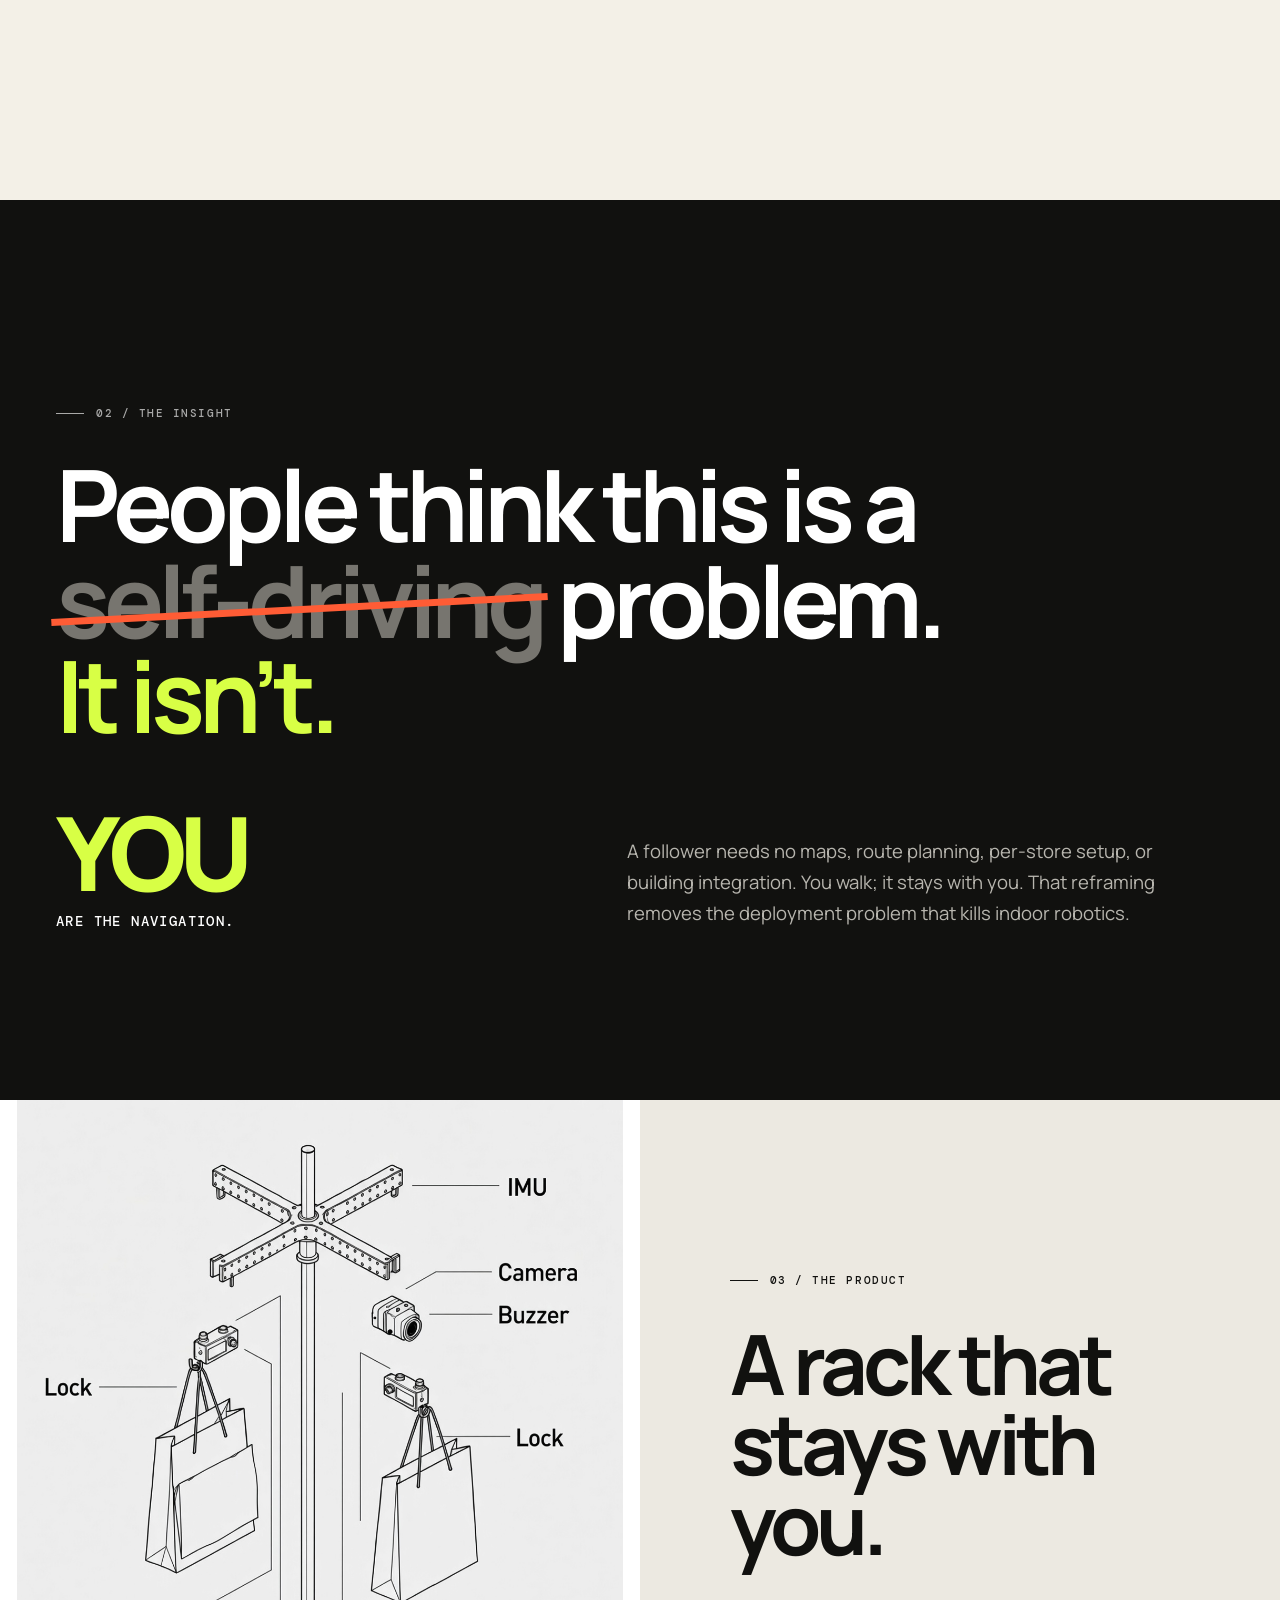
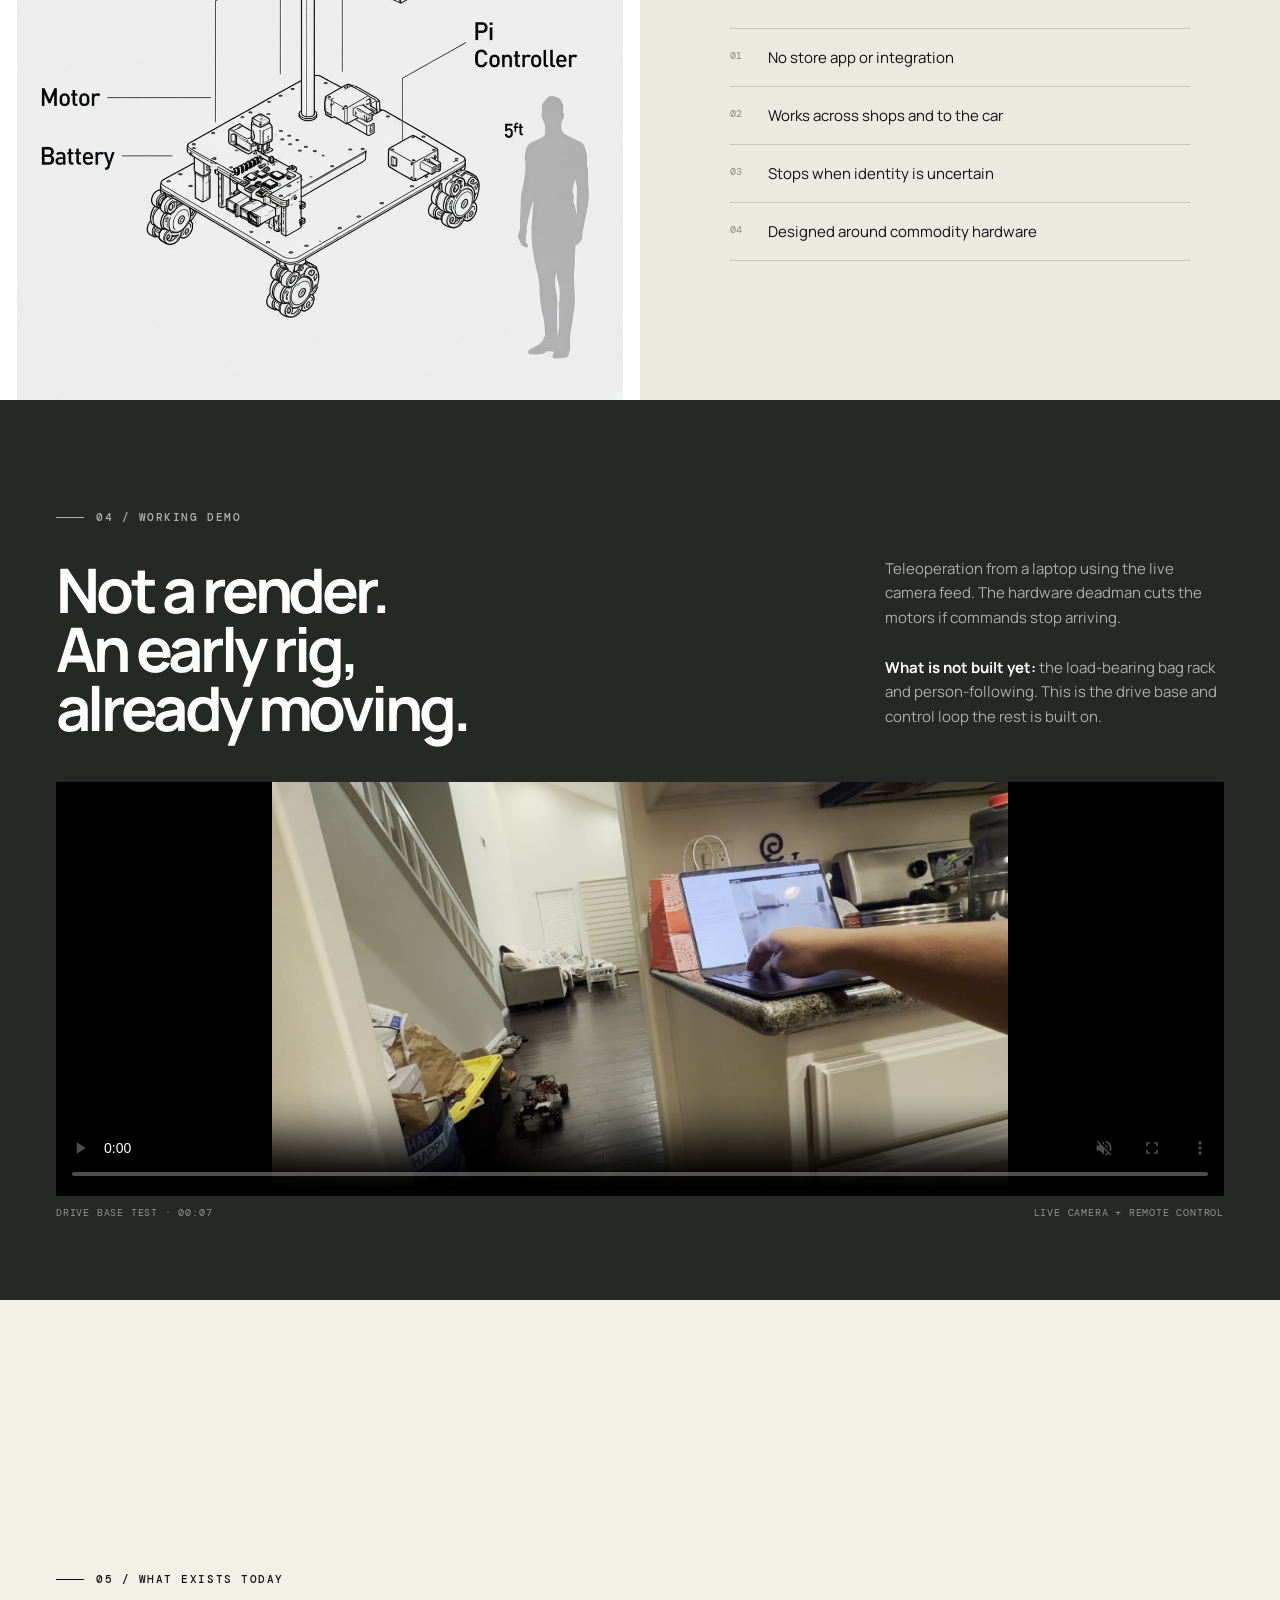
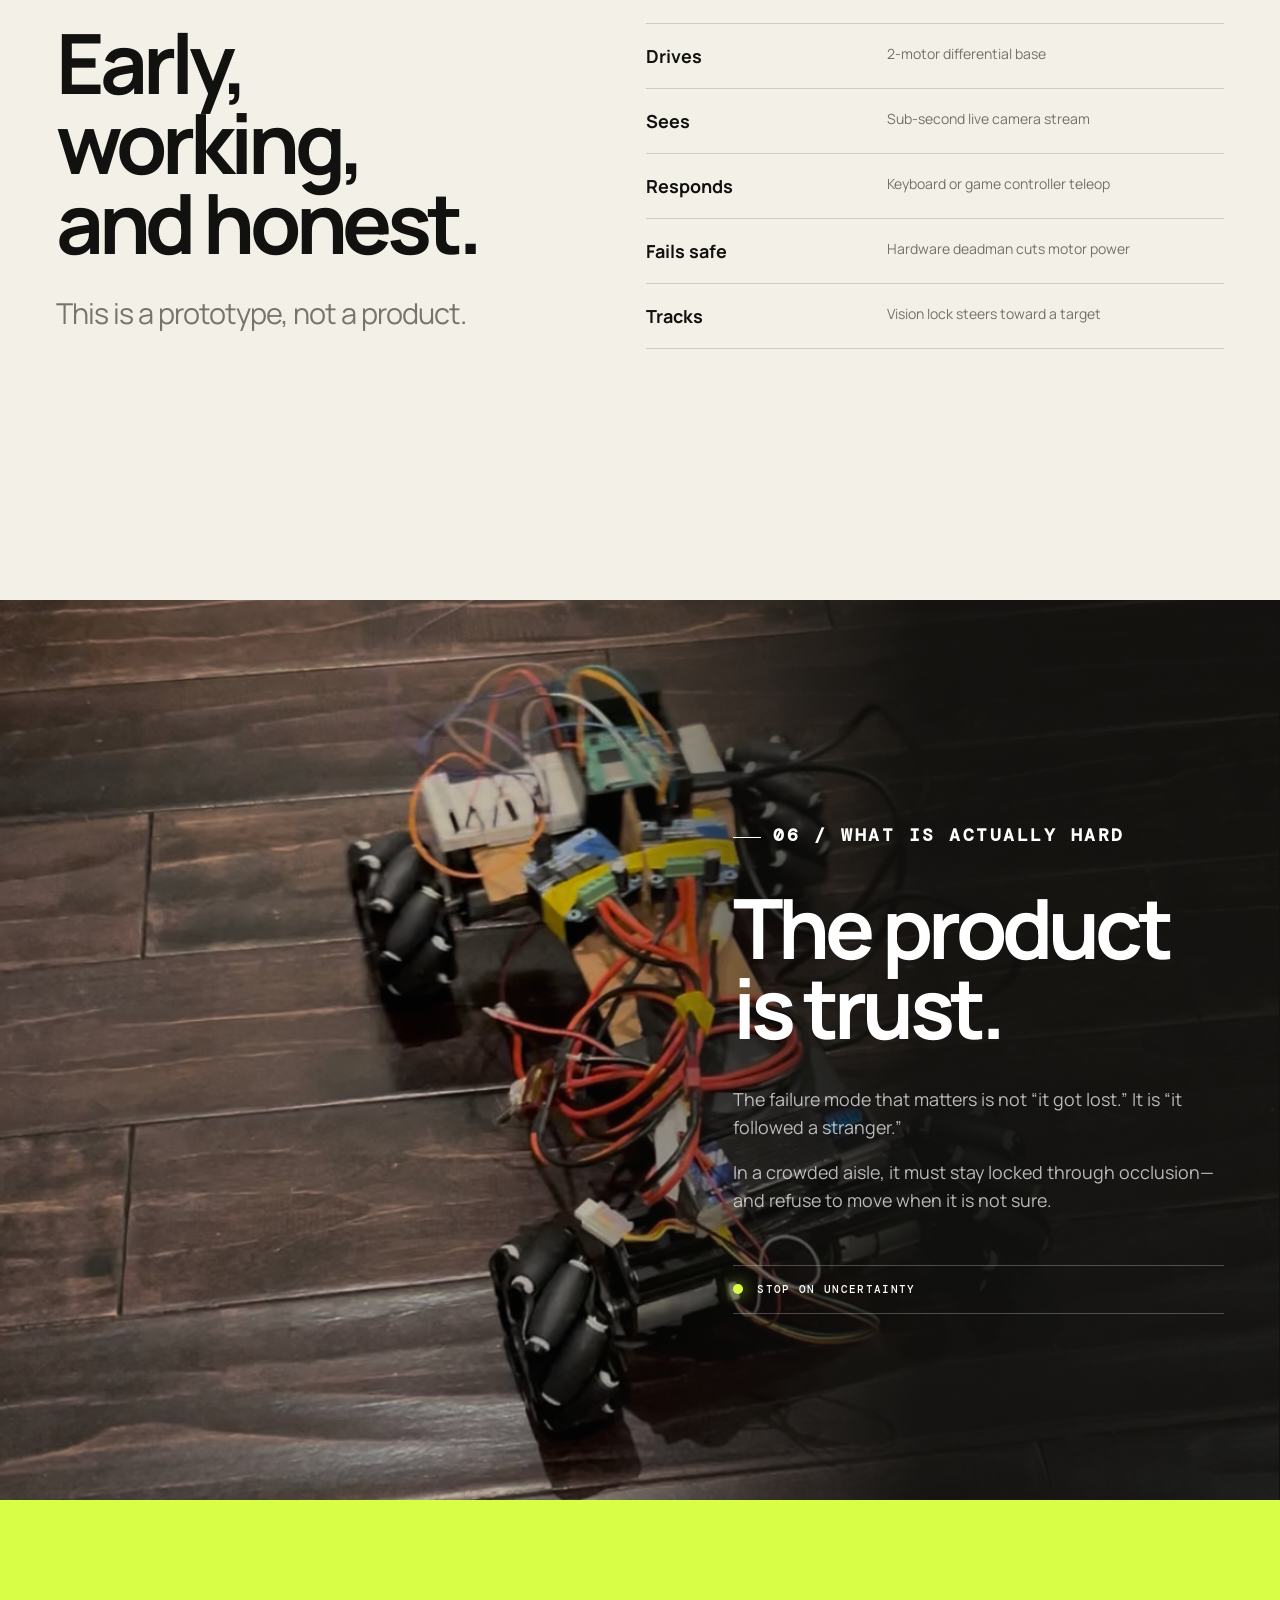
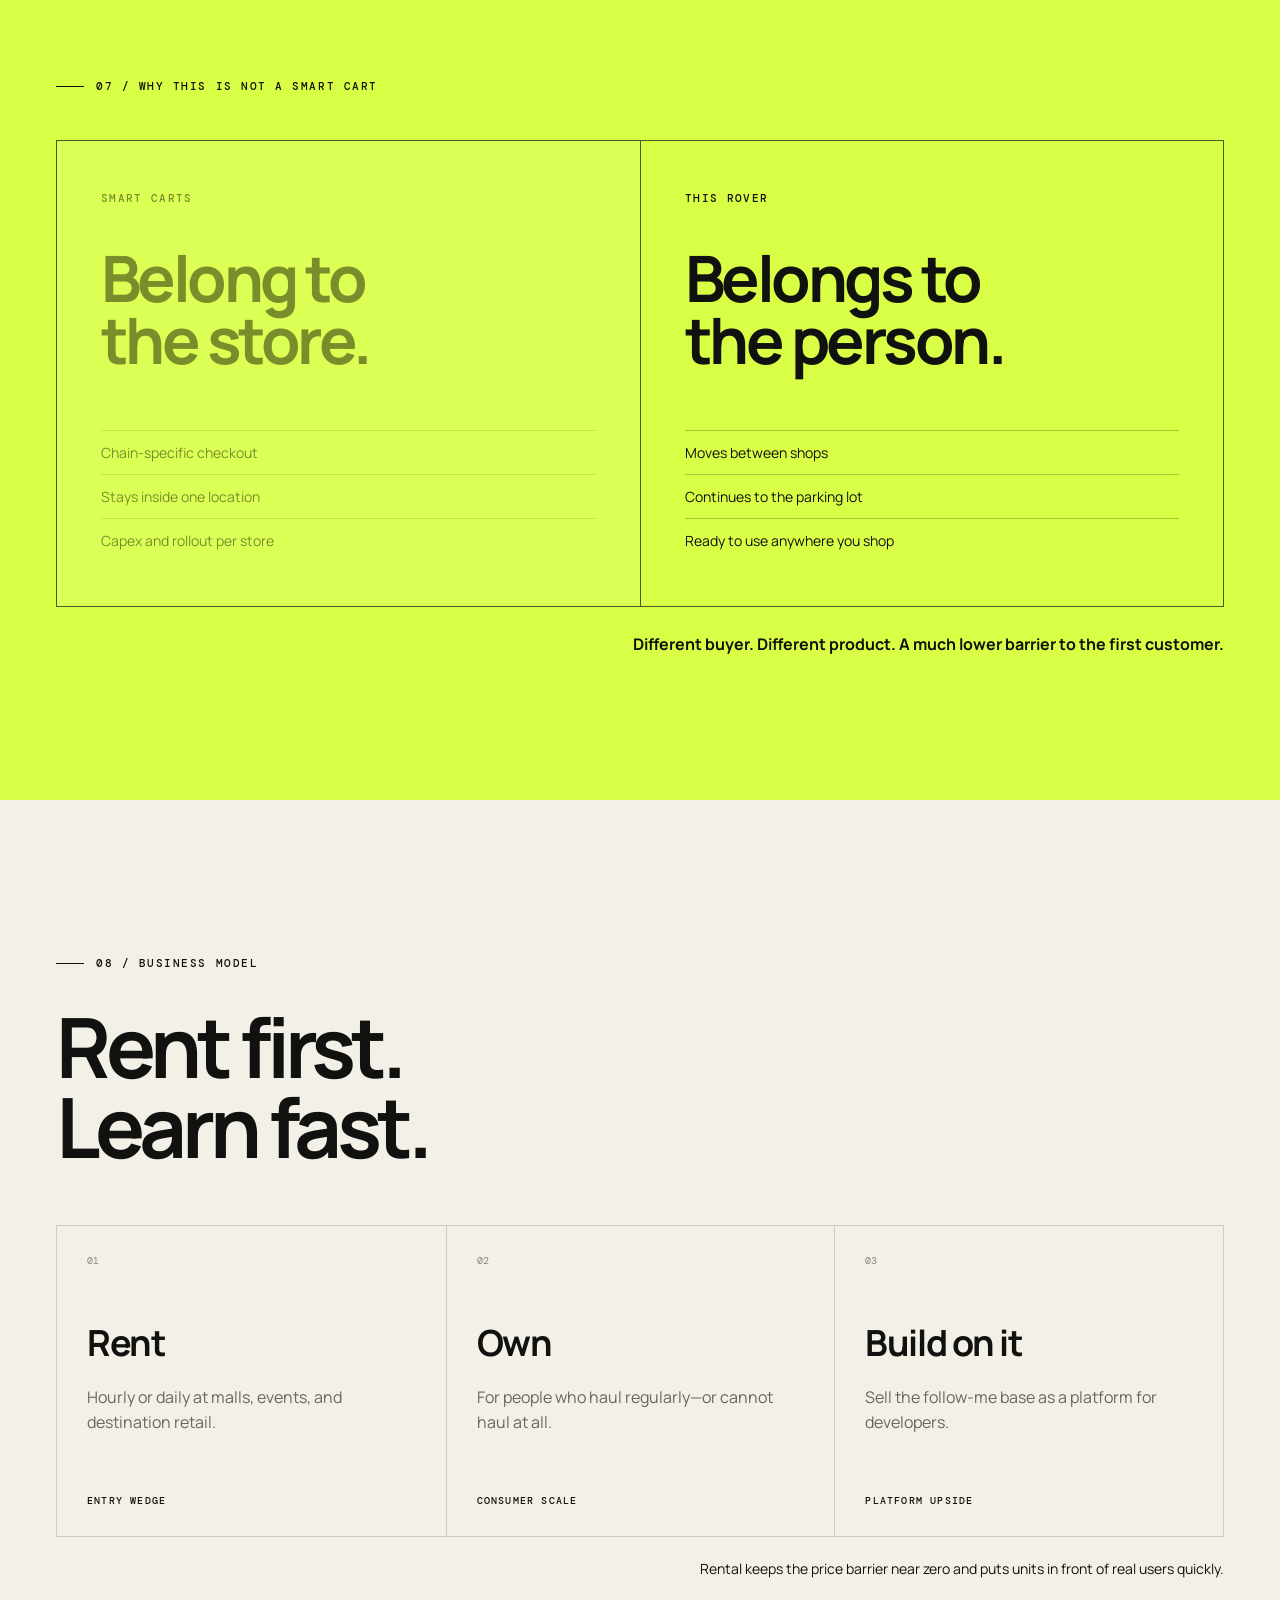
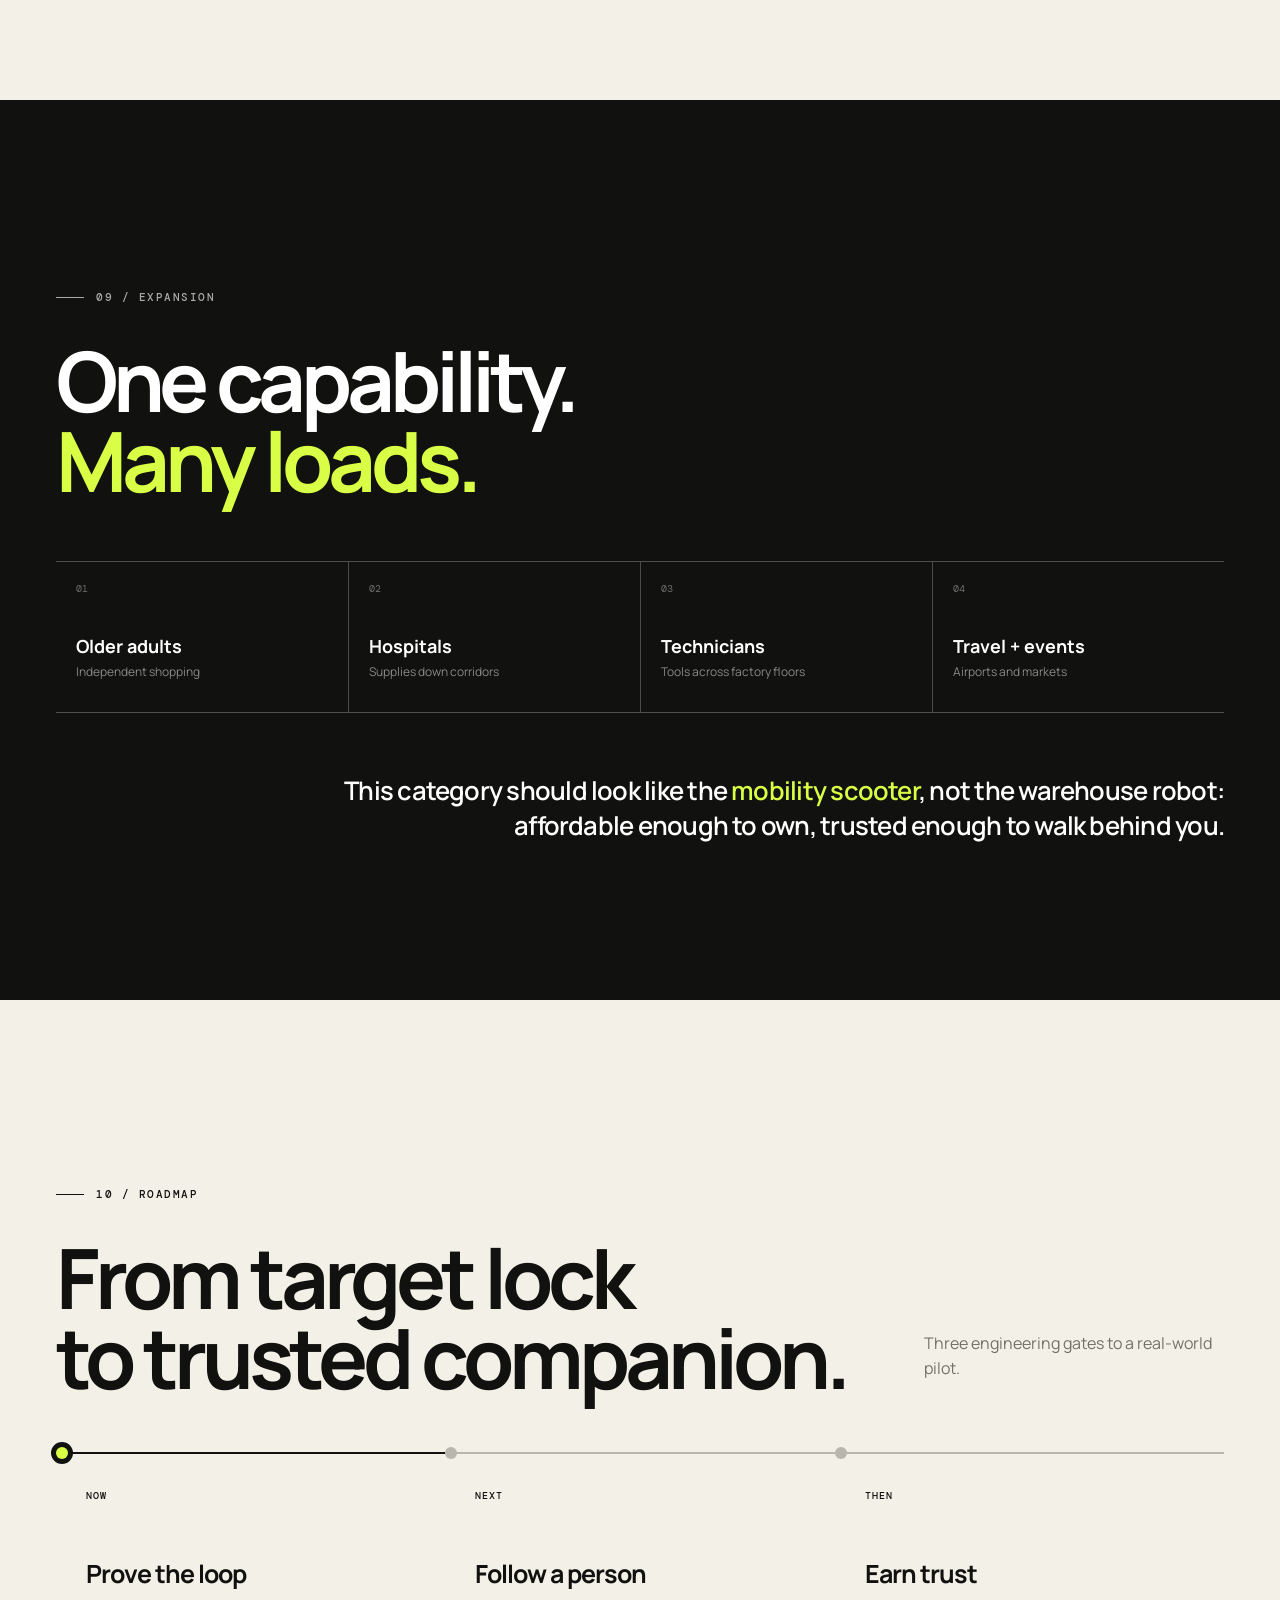
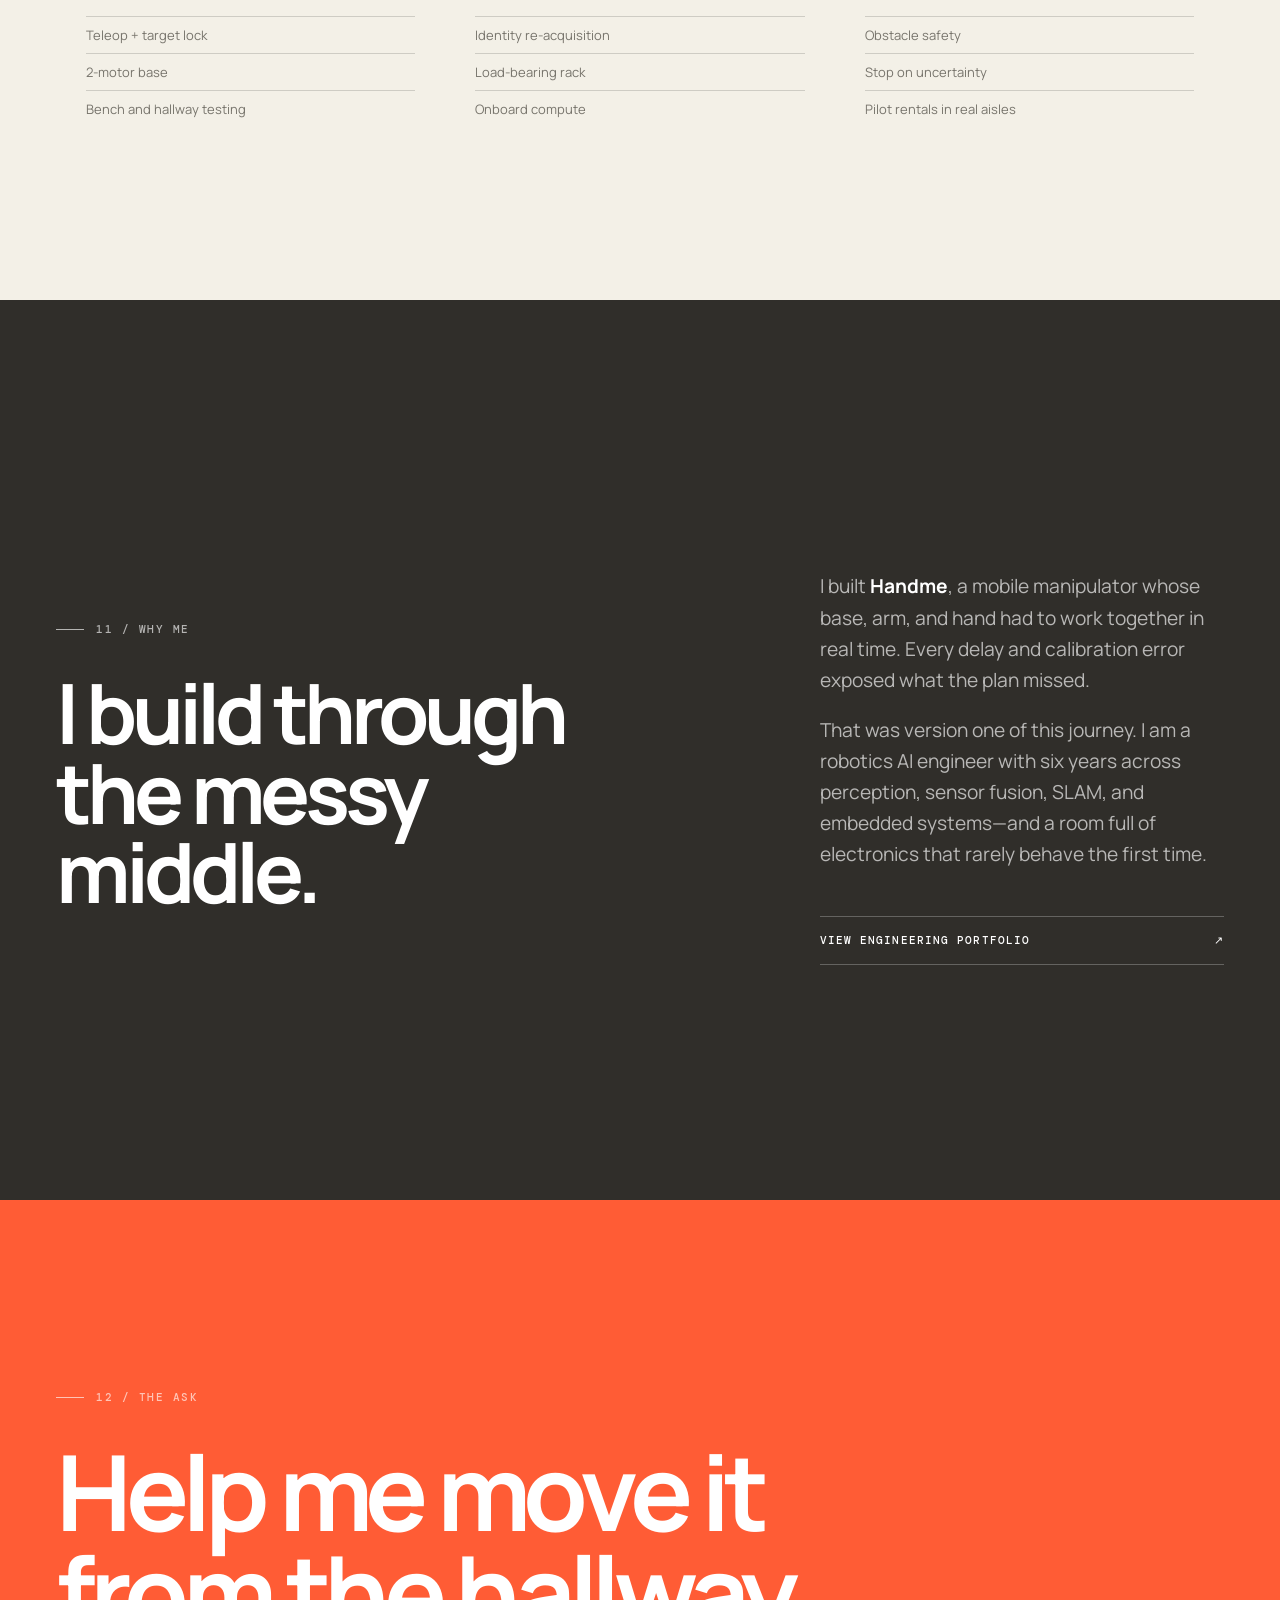
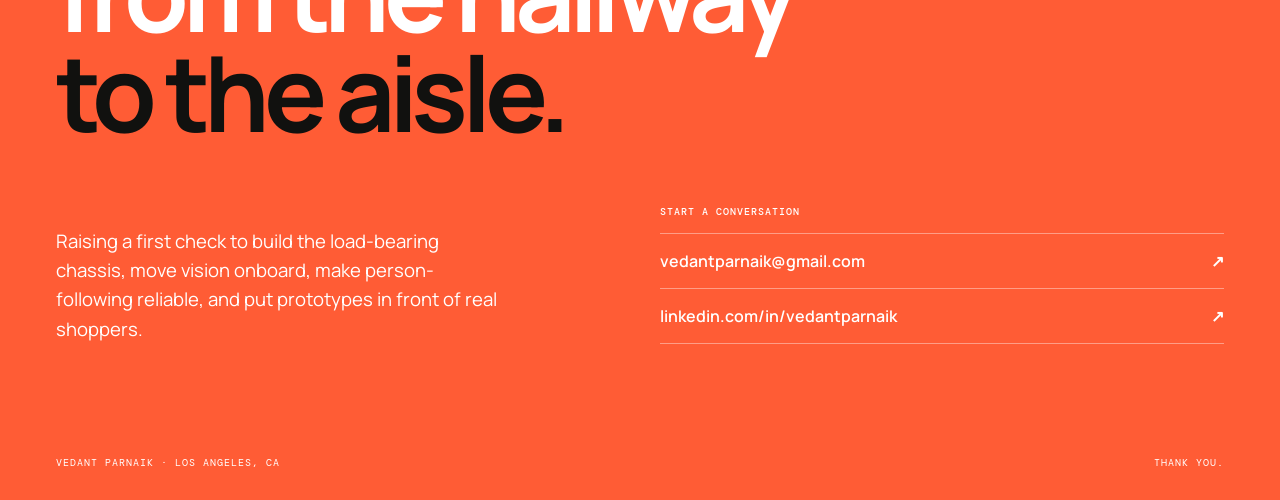
<file: pitchdeck/index.html>
<!doctype html>
<html lang="en">
<head>
  <meta charset="utf-8">
  <meta name="viewport" content="width=device-width, initial-scale=1">
  <meta name="description" content="A personal follow-me rover that carries your bags. An early-stage robotics pitch by Vedant Parnaik.">
  <meta name="author" content="Vedant Parnaik">
  <meta property="og:title" content="The Follow-Me Rover — Vedant Parnaik">
  <meta property="og:description" content="You walk. It follows. Your hands are free.">
  <meta property="og:type" content="website">
  <meta property="og:image" content="https://vedantparnaik.com/pitchdeck/rover-hero.jpg">
  <title>The Follow-Me Rover — Vedant Parnaik</title>
  <link rel="preconnect" href="https://fonts.googleapis.com">
  <link rel="preconnect" href="https://fonts.gstatic.com" crossorigin>
  <link href="https://fonts.googleapis.com/css2?family=DM+Mono:wght@400;500&family=Manrope:wght@400;500;600;700;800&display=swap" rel="stylesheet">
  <link rel="stylesheet" href="styles.css">
</head>
<body>
  <header class="topbar">
    <a class="brand" href="#title" aria-label="Go to title">
      <span class="brand-mark"></span>
      <span>FOLLOW / 00</span>
    </a>
    <div class="topbar-meta">
      <span class="confidential">Pre-seed · 2026</span>
      <a href="https://vedantparnaik.com" target="_blank" rel="noreferrer">Engineering portfolio ↗</a>
    </div>
  </header>

  <aside class="rail" aria-label="Deck navigation">
    <span class="rail-current">00</span>
    <div class="rail-track"><span class="rail-progress"></span></div>
    <span class="rail-total">12</span>
  </aside>

  <main>
    <section class="slide hero" id="title" data-slide="00">
      <div class="hero-media">
        <img src="rover-hero.jpg" alt="">
      </div>
      <div class="hero-scrim"></div>
      <div class="slide-inner hero-inner">
        <p class="eyebrow light">A personal follow-me rover</p>
        <h1>You walk.<br>It follows.<br><em>Your hands are free.</em></h1>
        <div class="hero-footer">
          <p>Built for shopping first.<br>Designed to carry wherever people do.</p>
          <div>
            <strong>Vedant Parnaik</strong>
            <span>Robotics AI Engineer · Los Angeles</span>
          </div>
        </div>
      </div>
      <a class="scroll-cue" href="#problem"><span>Scroll to explore</span><i>↓</i></a>
    </section>

    <section class="slide paper" id="problem" data-slide="01">
      <div class="slide-inner split">
        <div>
          <p class="eyebrow">01 / The problem</p>
          <h2>Shopping ends when your hands are full.</h2>
        </div>
        <div class="problem-copy">
          <p class="lead">You stop buying. You make two trips to the car. You skip the mall because hauling bags hurts.</p>
          <div class="rule"></div>
          <p>For older adults, people with back pain, or parents with children, carrying is not an inconvenience. It is the limit.</p>
          <blockquote>“The cart stays in the store.<br>The bags come with you.”</blockquote>
        </div>
      </div>
    </section>

    <section class="slide dark" id="insight" data-slide="02">
      <div class="slide-inner">
        <p class="eyebrow light">02 / The insight</p>
        <h2 class="statement">People think this is a<br><span class="strike">self-driving</span> problem.<br><em>It isn’t.</em></h2>
        <div class="insight-grid">
          <div class="insight-callout"><span>YOU</span><p>are the navigation.</p></div>
          <p>A follower needs no maps, route planning, per-store setup, or building integration. You walk; it stays with you. That reframing removes the deployment problem that kills indoor robotics.</p>
        </div>
      </div>
    </section>

    <section class="slide image-slide" id="product" data-slide="03">
      <div class="product-image">
        <img src="product-concept.jpg?v=2" alt="Exploded product concept showing bag rack, camera, controller, motors, and battery">
      </div>
      <div class="slide-inner product-copy">
        <p class="eyebrow">03 / The product</p>
        <h2>A rack that<br>stays with you.</h2>
        <ul class="feature-list">
          <li><span>01</span>No store app or integration</li>
          <li><span>02</span>Works across shops and to the car</li>
          <li><span>03</span>Stops when identity is uncertain</li>
          <li><span>04</span>Designed around commodity hardware</li>
        </ul>
      </div>
    </section>

    <section class="slide demo" id="demo" data-slide="04">
      <div class="slide-inner">
        <div class="section-heading">
          <div><p class="eyebrow light">04 / Working demo</p><h2>Not a render.<br>An early rig,<br>already moving.</h2></div>
          <p>Teleoperation from a laptop using the live camera feed. The hardware deadman cuts the motors if commands stop arriving.<br><br><strong>What is not built yet:</strong> the load-bearing bag rack and person-following. This is the drive base and control loop the rest is built on.</p>
        </div>
        <figure class="video-frame">
          <video controls muted playsinline preload="metadata" poster="demo-poster.jpg">
            <source src="demo.mp4" type="video/mp4">
            Your browser does not support embedded video.
          </video>
          <figcaption><span>Drive base test · 00:07</span><span>Live camera + remote control</span></figcaption>
        </figure>
      </div>
    </section>

    <section class="slide paper" id="built" data-slide="05">
      <div class="slide-inner">
        <p class="eyebrow">05 / What exists today</p>
        <div class="built-grid">
          <div>
            <h2>Early, working,<br>and honest.</h2>
            <p class="lead">This is a prototype, not a product.</p>
          </div>
          <ol class="capability-list">
            <li><strong>Drives</strong><span>2-motor differential base</span></li>
            <li><strong>Sees</strong><span>Sub-second live camera stream</span></li>
            <li><strong>Responds</strong><span>Keyboard or game controller teleop</span></li>
            <li><strong>Fails safe</strong><span>Hardware deadman cuts motor power</span></li>
            <li><strong>Tracks</strong><span>Vision lock steers toward a target</span></li>
          </ol>
        </div>
      </div>
    </section>

    <section class="slide prototype" id="hard" data-slide="06">
      <div class="prototype-photo">
        <img src="prototype.png" alt="Current four-wheel rover prototype with exposed electronics">
      </div>
      <div class="slide-inner prototype-inner">
        <div class="prototype-card">
          <p class="eyebrow light">06 / What is actually hard</p>
          <h2>The product is trust.</h2>
          <p>The failure mode that matters is not “it got lost.” It is “it followed a stranger.”</p>
          <p>In a crowded aisle, it must stay locked through occlusion—and refuse to move when it is not sure.</p>
          <div class="safety-line"><i></i><span>Stop on uncertainty</span></div>
        </div>
      </div>
    </section>

    <section class="slide accent-slide" id="wedge" data-slide="07">
      <div class="slide-inner">
        <p class="eyebrow">07 / Why this is not a smart cart</p>
        <div class="compare">
          <div class="compare-muted">
            <span>Smart carts</span>
            <h3>Belong to<br>the store.</h3>
            <ul><li>Chain-specific checkout</li><li>Stays inside one location</li><li>Capex and rollout per store</li></ul>
          </div>
          <div class="compare-main">
            <span>This rover</span>
            <h3>Belongs to<br>the person.</h3>
            <ul><li>Moves between shops</li><li>Continues to the parking lot</li><li>Ready to use anywhere you shop</li></ul>
          </div>
        </div>
        <p class="bottom-line">Different buyer. Different product. A much lower barrier to the first customer.</p>
      </div>
    </section>

    <section class="slide paper" id="business" data-slide="08">
      <div class="slide-inner">
        <p class="eyebrow">08 / Business model</p>
        <h2>Rent first.<br>Learn fast.</h2>
        <div class="model-grid">
          <article><span class="model-num">01</span><h3>Rent</h3><p>Hourly or daily at malls, events, and destination retail.</p><strong>Entry wedge</strong></article>
          <article><span class="model-num">02</span><h3>Own</h3><p>For people who haul regularly—or cannot haul at all.</p><strong>Consumer scale</strong></article>
          <article><span class="model-num">03</span><h3>Build on it</h3><p>Sell the follow-me base as a platform for developers.</p><strong>Platform upside</strong></article>
        </div>
        <p class="model-note">Rental keeps the price barrier near zero and puts units in front of real users quickly.</p>
      </div>
    </section>

    <section class="slide dark" id="expansion" data-slide="09">
      <div class="slide-inner">
        <p class="eyebrow light">09 / Expansion</p>
        <h2>One capability.<br><em>Many loads.</em></h2>
        <div class="use-grid">
          <div><span>01</span><strong>Older adults</strong><p>Independent shopping</p></div>
          <div><span>02</span><strong>Hospitals</strong><p>Supplies down corridors</p></div>
          <div><span>03</span><strong>Technicians</strong><p>Tools across factory floors</p></div>
          <div><span>04</span><strong>Travel + events</strong><p>Airports and markets</p></div>
        </div>
        <blockquote class="category-quote">This category should look like the <em>mobility scooter</em>, not the warehouse robot: affordable enough to own, trusted enough to walk behind you.</blockquote>
      </div>
    </section>

    <section class="slide paper" id="roadmap" data-slide="10">
      <div class="slide-inner">
        <p class="eyebrow">10 / Roadmap</p>
        <div class="roadmap-head"><h2>From target lock<br>to trusted companion.</h2><p>Three engineering gates to a real-world pilot.</p></div>
        <div class="roadmap">
          <article class="active"><span>NOW</span><h3>Prove the loop</h3><ul><li>Teleop + target lock</li><li>2-motor base</li><li>Bench and hallway testing</li></ul></article>
          <article><span>NEXT</span><h3>Follow a person</h3><ul><li>Identity re-acquisition</li><li>Load-bearing rack</li><li>Onboard compute</li></ul></article>
          <article><span>THEN</span><h3>Earn trust</h3><ul><li>Obstacle safety</li><li>Stop on uncertainty</li><li>Pilot rentals in real aisles</li></ul></article>
        </div>
      </div>
    </section>

    <section class="slide founder" id="founder" data-slide="11">
      <div class="slide-inner founder-grid">
        <div>
          <p class="eyebrow light">11 / Why me</p>
          <h2>I build through<br>the messy middle.</h2>
        </div>
        <div class="founder-copy">
          <p>I built <strong>Handme</strong>, a mobile manipulator whose base, arm, and hand had to work together in real time. Every delay and calibration error exposed what the plan missed.</p>
          <p>That was version one of this journey. I am a robotics AI engineer with six years across perception, sensor fusion, SLAM, and embedded systems—and a room full of electronics that rarely behave the first time.</p>
          <a href="https://vedantparnaik.com" target="_blank" rel="noreferrer">View engineering portfolio <span>↗</span></a>
        </div>
      </div>
    </section>

    <section class="slide ask" id="ask" data-slide="12">
      <div class="slide-inner">
        <p class="eyebrow light">12 / The ask</p>
        <h2>Help me move it<br>from the hallway<br><em>to the aisle.</em></h2>
        <div class="ask-grid">
          <p>Raising a first check to build the load-bearing chassis, move vision onboard, make person-following reliable, and put prototypes in front of real shoppers.</p>
          <div class="contact-block">
            <span>Start a conversation</span>
            <a href="mailto:vedantparnaik@gmail.com?subject=Follow-me%20rover">vedantparnaik@gmail.com <b>↗</b></a>
            <a href="https://www.linkedin.com/in/vedantparnaik" target="_blank" rel="noreferrer">linkedin.com/in/vedantparnaik <b>↗</b></a>
          </div>
        </div>
        <footer><span>Vedant Parnaik · Los Angeles, CA</span><span>Thank you.</span></footer>
      </div>
    </section>
  </main>

  <script src="script.js"></script>
</body>
</html>
</file>
<file: styles.css>
/* ============================================
   Vedant Parnaik — Portfolio
   ============================================ */

:root {
  --bg: #FAFAF7;           /* warm off-white */
  --bg-elev: #FFFFFF;
  --bg-card: #FFFFFF;
  --bg-card-hover: #F5F4EE;
  --bg-soft: #F2F1EB;
  --border: #E8E5DE;
  --border-strong: #D4D1C8;
  --text: #18181B;         /* near black */
  --text-dim: #52525B;
  --text-muted: #8C8B85;
  --accent: #0D9488;       /* deep teal */
  --accent-soft: #E6F5F3;
  --accent-2: #6366F1;     /* indigo */
  --accent-3: #EC4899;     /* pink */
  --accent-glow: rgba(13, 148, 136, 0.25);
  --shadow-sm: 0 1px 2px rgba(15, 23, 42, 0.04), 0 1px 1px rgba(15, 23, 42, 0.03);
  --shadow-md: 0 4px 12px -2px rgba(15, 23, 42, 0.08), 0 2px 4px -2px rgba(15, 23, 42, 0.04);
  --shadow-lg: 0 20px 50px -20px rgba(15, 23, 42, 0.18), 0 8px 20px -10px rgba(15, 23, 42, 0.08);

  --font-sans: 'Inter', -apple-system, BlinkMacSystemFont, 'Segoe UI', sans-serif;
  --font-display: 'Space Grotesk', 'Inter', sans-serif;
  --font-mono: 'JetBrains Mono', 'SF Mono', Menlo, monospace;

  --radius: 12px;
  --radius-lg: 18px;

  --max-width: 1200px;
}

* {
  box-sizing: border-box;
  margin: 0;
  padding: 0;
}

html {
  scroll-behavior: smooth;
  scroll-padding-top: 80px;
}

body {
  font-family: var(--font-sans);
  background: var(--bg);
  color: var(--text);
  line-height: 1.6;
  font-size: 16px;
  -webkit-font-smoothing: antialiased;
  -moz-osx-font-smoothing: grayscale;
  overflow-x: hidden;
  position: relative;
}

a {
  color: inherit;
  text-decoration: none;
  transition: color .2s ease;
}

img, svg { display: block; max-width: 100%; }

ul { list-style: none; }

/* ============================================
   Background effects
   ============================================ */
.bg-grid {
  position: fixed;
  inset: 0;
  z-index: -3;
  background-image:
    linear-gradient(rgba(15,23,42,.03) 1px, transparent 1px),
    linear-gradient(90deg, rgba(15,23,42,.03) 1px, transparent 1px);
  background-size: 56px 56px;
  mask-image: radial-gradient(ellipse 80% 60% at 50% 0%, #000 30%, transparent 100%);
  -webkit-mask-image: radial-gradient(ellipse 80% 60% at 50% 0%, #000 30%, transparent 100%);
}

.bg-glow {
  position: fixed;
  top: -300px;
  left: 50%;
  transform: translateX(-50%);
  width: 1000px;
  height: 1000px;
  border-radius: 50%;
  background:
    radial-gradient(circle at 30% 40%, rgba(13, 148, 136, 0.14) 0%, transparent 55%),
    radial-gradient(circle at 70% 60%, rgba(236, 72, 153, 0.07) 0%, transparent 55%);
  filter: blur(60px);
  z-index: -2;
  pointer-events: none;
  animation: glow-shift 14s ease-in-out infinite alternate;
}

.bg-network {
  position: fixed;
  inset: 0;
  width: 100%;
  height: 100%;
  z-index: -1;
  pointer-events: none;
  opacity: .9;
}

@keyframes glow-shift {
  0%   { transform: translateX(-60%) translateY(0); }
  100% { transform: translateX(-40%) translateY(50px); }
}

/* ============================================
   Container
   ============================================ */
.container {
  max-width: var(--max-width);
  margin: 0 auto;
  padding: 0 32px;
}

/* ============================================
   Navigation
   ============================================ */
.nav {
  position: fixed;
  top: 0;
  left: 0;
  right: 0;
  z-index: 100;
  padding: 16px 0;
  background: rgba(250, 250, 247, 0.78);
  backdrop-filter: saturate(180%) blur(16px);
  -webkit-backdrop-filter: saturate(180%) blur(16px);
  border-bottom: 1px solid transparent;
  transition: border-color .25s ease, padding .25s ease, background .25s ease;
}

.nav.scrolled {
  border-bottom-color: var(--border);
  padding: 12px 0;
}

.nav-inner {
  max-width: var(--max-width);
  margin: 0 auto;
  padding: 0 32px;
  display: flex;
  align-items: center;
  justify-content: space-between;
  gap: 24px;
}

.logo {
  display: inline-flex;
  align-items: center;
  gap: 10px;
  font-family: var(--font-display);
  font-weight: 600;
  font-size: 17px;
  letter-spacing: -0.01em;
}

.logo-mark {
  color: var(--accent);
  font-size: 18px;
  animation: spin 12s linear infinite;
  display: inline-block;
}

@keyframes spin {
  to { transform: rotate(360deg); }
}

.logo-text { color: var(--text); }
.accent { color: var(--accent); }

.nav-links {
  display: flex;
  align-items: center;
  gap: 32px;
}

.nav-links a {
  color: var(--text-dim);
  font-size: 14px;
  font-weight: 500;
  letter-spacing: .01em;
  position: relative;
}

.nav-links a:hover { color: var(--text); }

.nav-links a:not(.nav-cta)::after {
  content: '';
  position: absolute;
  bottom: -6px;
  left: 0;
  width: 0;
  height: 2px;
  background: var(--accent);
  transition: width .25s ease;
}

.nav-links a:not(.nav-cta):hover::after { width: 100%; }

.nav-cta {
  background: var(--text);
  color: var(--bg) !important;
  padding: 9px 18px;
  border-radius: 8px;
  font-weight: 600 !important;
  transition: transform .2s ease, box-shadow .2s ease, background .2s ease;
}

.nav-cta:hover {
  transform: translateY(-1px);
  box-shadow: 0 10px 24px -10px rgba(15, 23, 42, 0.35);
  background: #000;
}

.nav-toggle {
  display: none;
  background: none;
  border: none;
  cursor: pointer;
  padding: 8px;
  flex-direction: column;
  gap: 5px;
}

.nav-toggle span {
  display: block;
  width: 24px;
  height: 2px;
  background: var(--text);
  border-radius: 2px;
  transition: all .2s ease;
}

/* ============================================
   Buttons
   ============================================ */
.btn {
  display: inline-flex;
  align-items: center;
  gap: 8px;
  padding: 12px 22px;
  border-radius: 10px;
  font-family: var(--font-sans);
  font-weight: 600;
  font-size: 14.5px;
  letter-spacing: .005em;
  cursor: pointer;
  transition: all .2s ease;
  border: 1px solid transparent;
  text-decoration: none;
  white-space: nowrap;
}

.btn-primary {
  background: var(--text);
  color: var(--bg);
}

.btn-primary:hover {
  background: #000;
  transform: translateY(-2px);
  box-shadow: 0 14px 30px -12px rgba(15, 23, 42, 0.35);
}

.btn-ghost {
  background: var(--bg-card);
  color: var(--text);
  border-color: var(--border-strong);
}

.btn-ghost:hover {
  background: var(--accent-soft);
  border-color: var(--accent);
  color: var(--accent);
}

.btn-large {
  padding: 16px 32px;
  font-size: 15px;
}

/* ============================================
   Hero
   ============================================ */
.hero {
  min-height: 100vh;
  display: flex;
  align-items: center;
  position: relative;
  padding: 120px 0 50px;
}

.hero-inner {
  max-width: var(--max-width);
  margin: 0 auto;
  padding: 0 32px;
  width: 100%;
}

.hero-grid {
  display: grid;
  grid-template-columns: 1.35fr 1fr;
  gap: 64px;
  align-items: center;
}

.hero-text { max-width: 720px; }

/* Portrait */
.hero-portrait {
  position: relative;
  justify-self: center;
}

.portrait-frame {
  position: relative;
  width: 340px;
  height: 340px;
  border-radius: 24px;
  overflow: hidden;
  background: var(--bg-card);
  border: 1px solid var(--border-strong);
  box-shadow: var(--shadow-lg);
  z-index: 2;
}

.portrait-frame img {
  width: 100%;
  height: 100%;
  object-fit: cover;
  filter: saturate(1.05);
}

.portrait-bg {
  position: absolute;
  inset: -16px -16px auto auto;
  width: 340px;
  height: 340px;
  border-radius: 24px;
  background: linear-gradient(135deg, var(--accent) 0%, var(--accent-2) 50%, var(--accent-3) 100%);
  filter: blur(40px);
  opacity: .25;
  z-index: 1;
}

.hero-tag {
  display: inline-flex;
  align-items: center;
  gap: 10px;
  padding: 7px 14px;
  border: 1px solid var(--border-strong);
  background: rgba(13, 148, 136, 0.06);
  border-radius: 100px;
  font-family: var(--font-mono);
  font-size: 13px;
  color: var(--text-dim);
  margin-bottom: 28px;
}

.pulse-dot {
  width: 8px;
  height: 8px;
  border-radius: 50%;
  background: var(--accent);
  box-shadow: 0 0 0 0 var(--accent-glow);
  animation: pulse 2s infinite;
}

@keyframes pulse {
  0% { box-shadow: 0 0 0 0 var(--accent-glow); }
  70% { box-shadow: 0 0 0 8px transparent; }
  100% { box-shadow: 0 0 0 0 transparent; }
}

.hero-title {
  font-family: var(--font-display);
  font-size: clamp(2.4rem, 6.5vw, 4.6rem);
  line-height: 1.04;
  font-weight: 700;
  letter-spacing: -0.025em;
  margin-bottom: 28px;
}

.hero-title .line {
  display: block;
}

.gradient-text {
  background: linear-gradient(135deg, var(--accent) 0%, var(--accent-2) 50%, var(--accent-3) 100%);
  background-size: 200% 200%;
  -webkit-background-clip: text;
  background-clip: text;
  color: transparent;
  animation: gradient-shift 6s ease infinite;
}

@keyframes gradient-shift {
  0%, 100% { background-position: 0% 50%; }
  50% { background-position: 100% 50%; }
}

.hero-subtitle {
  font-size: clamp(1rem, 1.6vw, 1.15rem);
  color: var(--text-dim);
  max-width: 720px;
  margin-bottom: 40px;
  line-height: 1.65;
}

.hero-subtitle strong { color: var(--text); font-weight: 600; }

.inline-link {
  color: var(--accent);
  border-bottom: 1px solid transparent;
  transition: border-color .2s ease;
}
.inline-link:hover { border-bottom-color: var(--accent); }

.hero-cta {
  display: flex;
  gap: 14px;
  flex-wrap: wrap;
}

.hero-stats {
  display: grid;
  grid-template-columns: repeat(4, 1fr);
  gap: 32px;
  padding-top: 36px;
  border-top: 1px solid var(--border);
}

.stat-num {
  font-family: var(--font-display);
  font-size: clamp(1.5rem, 2.5vw, 1.9rem);
  font-weight: 700;
  color: var(--text);
  letter-spacing: -0.02em;
  margin-bottom: 4px;
}

.stat-label {
  font-size: 13px;
  color: var(--text-muted);
  letter-spacing: .01em;
}

.scroll-indicator {
  position: absolute;
  bottom: 32px;
  left: 50%;
  transform: translateX(-50%);
  opacity: .55;
  transition: opacity .25s ease;
}

.scroll-indicator:hover { opacity: 1; }

.mouse {
  display: block;
  width: 22px;
  height: 36px;
  border: 2px solid var(--text-dim);
  border-radius: 12px;
  position: relative;
}

.wheel {
  position: absolute;
  top: 6px;
  left: 50%;
  transform: translateX(-50%);
  width: 3px;
  height: 7px;
  background: var(--text-dim);
  border-radius: 2px;
  animation: scroll-wheel 1.8s ease-in-out infinite;
}

@keyframes scroll-wheel {
  0% { transform: translate(-50%, 0); opacity: 1; }
  100% { transform: translate(-50%, 14px); opacity: 0; }
}

/* ============================================
   Sections
   ============================================ */
.section {
  padding: 100px 0;
  position: relative;
}

#about { padding-top: 65px; }

.section-head {
  display: flex;
  align-items: baseline;
  gap: 16px;
  margin-bottom: 56px;
}

.section-head.center {
  justify-content: center;
}

.section-num {
  font-family: var(--font-mono);
  font-size: 14px;
  color: var(--accent);
  letter-spacing: .05em;
}

.section-title {
  font-family: var(--font-display);
  font-size: clamp(2rem, 4vw, 2.8rem);
  font-weight: 700;
  letter-spacing: -0.02em;
  color: var(--text);
}

/* ============================================
   About
   ============================================ */
.about-grid {
  display: grid;
  grid-template-columns: 1.2fr 1fr;
  gap: 60px;
  align-items: start;
}

.about-text p {
  color: var(--text-dim);
  font-size: 16px;
  line-height: 1.75;
  margin-bottom: 18px;
}

.about-text p:last-child { margin-bottom: 0; }
.about-text strong { color: var(--text); font-weight: 600; }

.about-card {
  background: var(--bg-card);
  border: 1px solid var(--border);
  border-radius: var(--radius-lg);
  overflow: hidden;
  box-shadow: var(--shadow-lg);
  position: sticky;
  top: 100px;
}

.about-photo {
  position: relative;
  display: block;
  overflow: hidden;
}

.about-photo img {
  width: 100%;
  height: auto;
  display: block;
  transition: transform .6s ease;
}

.about-card:hover .about-photo img { transform: scale(1.03); }

.about-photo figcaption {
  position: absolute;
  inset: 0 0 auto 0;
  padding: 22px 22px 28px;
  background: linear-gradient(180deg, rgba(7,9,13,.92) 0%, rgba(7,9,13,.65) 60%, transparent 100%);
  color: #fff;
}

.about-photo-head {
  display: flex;
  align-items: center;
  gap: 10px;
  flex-wrap: wrap;
  margin-bottom: 6px;
}

.about-photo-tag {
  display: inline-block;
  font-family: var(--font-mono);
  font-size: 11px;
  color: var(--accent);
  padding: 3px 9px;
  background: rgba(13, 148, 136, 0.18);
  border: 1px solid rgba(94, 234, 212, 0.35);
  border-radius: 6px;
  letter-spacing: .03em;
  text-transform: uppercase;
  white-space: nowrap;
}

.about-photo h3 {
  font-family: var(--font-display);
  font-size: 1.25rem;
  font-weight: 600;
  letter-spacing: -0.01em;
  color: #fff;
  margin: 0;
}

.about-photo p {
  font-size: 13.5px;
  color: rgba(255,255,255,.82);
  line-height: 1.5;
  margin: 0;
}

/* ============================================
   Timeline / Experience
   ============================================ */
.timeline {
  position: relative;
  padding-left: 40px;
  border-left: 1px solid var(--border);
}

.timeline-item {
  position: relative;
  padding-bottom: 56px;
}

.timeline-item:last-child { padding-bottom: 0; }

.timeline-marker {
  position: absolute;
  left: -47px;
  top: 6px;
  width: 14px;
  height: 14px;
  border-radius: 50%;
  background: var(--bg);
  border: 2px solid var(--accent);
  box-shadow: 0 0 0 4px var(--accent-soft);
}

.exp-header {
  display: flex;
  flex-wrap: wrap;
  align-items: baseline;
  gap: 12px;
  margin-bottom: 8px;
}

.exp-header h3 {
  font-family: var(--font-display);
  font-size: 1.25rem;
  font-weight: 600;
  color: var(--text);
  letter-spacing: -0.01em;
}

.role-tag {
  display: inline-block;
  padding: 3px 10px;
  background: var(--accent-soft);
  color: var(--accent);
  font-family: var(--font-mono);
  font-size: 11px;
  border-radius: 6px;
  font-weight: 500;
  vertical-align: middle;
}

.company {
  color: var(--accent);
  font-weight: 500;
  font-size: 15px;
}

.exp-meta {
  display: flex;
  flex-wrap: wrap;
  gap: 8px;
  font-family: var(--font-mono);
  font-size: 13px;
  color: var(--text-muted);
  margin-bottom: 18px;
}

.sep { opacity: .5; }

.exp-points {
  margin-bottom: 18px;
}

.exp-points li {
  position: relative;
  padding-left: 22px;
  margin-bottom: 10px;
  color: var(--text-dim);
  font-size: 15px;
  line-height: 1.65;
}

.exp-points li::before {
  content: '▹';
  position: absolute;
  left: 0;
  color: var(--accent);
  font-size: 13px;
  top: 4px;
}

.exp-points strong { color: var(--text); }

.tags {
  display: flex;
  flex-wrap: wrap;
  gap: 8px;
}

.tags span {
  display: inline-block;
  padding: 5px 12px;
  background: var(--bg-soft);
  border: 1px solid var(--border);
  border-radius: 100px;
  font-family: var(--font-mono);
  font-size: 12px;
  color: var(--text-dim);
  transition: all .2s ease;
}

.tags span:hover {
  background: var(--accent-soft);
  border-color: var(--accent);
  color: var(--accent);
}

/* ============================================
   Gallery — 3 columns in a zigzag pattern
   ============================================ */
.gallery-grid {
  display: grid;
  grid-template-columns: repeat(3, 1fr);
  gap: 22px;
  align-items: start;
}

.gallery-item {
  margin: 0;
  border-radius: var(--radius-lg);
  overflow: hidden;
  border: 1px solid var(--border);
  background: var(--bg-card);
  transition: border-color .25s ease, box-shadow .25s ease, transform .25s ease;
}

/* Zigzag: drop every other item by 64px so rows alternate up/down/up */
.gallery-item:nth-child(even) {
  margin-top: 64px;
}

.gallery-item img {
  width: 100%;
  height: auto;
  display: block;
  transition: transform .6s ease;
}

.gallery-item:hover {
  border-color: var(--accent);
  box-shadow: var(--shadow-lg);
}

.gallery-item:hover img { transform: scale(1.03); }

.gallery-item--carousel:hover img { transform: none; }

/* Sticky-scroll image carousel inside one gallery card */
.gallery-carousel {
  position: relative;
  overflow: hidden;
  background: var(--bg-soft);
}

.gallery-carousel-track {
  display: flex;
  overflow-x: auto;
  scroll-snap-type: x mandatory;
  scroll-behavior: smooth;
  -webkit-overflow-scrolling: touch;
  scrollbar-width: none;
}

.gallery-carousel-track::-webkit-scrollbar { display: none; }

.gallery-carousel-slide {
  flex: 0 0 100%;
  scroll-snap-align: start;
  scroll-snap-stop: always;
}

.gallery-carousel-slide img {
  width: 100%;
  height: auto;
  display: block;
  aspect-ratio: 4 / 5;
  object-fit: cover;
}

.gallery-carousel-btn {
  position: absolute;
  top: 50%;
  transform: translateY(-50%);
  width: 34px;
  height: 34px;
  border: none;
  border-radius: 50%;
  background: rgba(255,255,255,.92);
  color: var(--text);
  display: flex;
  align-items: center;
  justify-content: center;
  cursor: pointer;
  box-shadow: var(--shadow-sm);
  opacity: 0;
  transition: opacity .2s ease, background .2s ease;
  z-index: 2;
}

.gallery-carousel:hover .gallery-carousel-btn,
.gallery-carousel:focus-within .gallery-carousel-btn {
  opacity: 1;
}

.gallery-carousel-btn:hover { background: #fff; }
.gallery-carousel-btn.prev { left: 10px; }
.gallery-carousel-btn.next { right: 10px; }

.gallery-carousel-dots {
  position: absolute;
  left: 50%;
  bottom: 12px;
  transform: translateX(-50%);
  display: flex;
  gap: 7px;
  z-index: 2;
}

.gallery-carousel-dots button {
  width: 7px;
  height: 7px;
  padding: 0;
  border: none;
  border-radius: 50%;
  background: rgba(255,255,255,.55);
  cursor: pointer;
  transition: transform .2s ease, background .2s ease;
}

.gallery-carousel-dots button.is-active {
  background: #fff;
  transform: scale(1.25);
}

.gallery-item figcaption {
  padding: 18px 20px 20px;
  border-top: 1px solid var(--border);
}

.gallery-tag {
  display: inline-block;
  font-family: var(--font-mono);
  font-size: 11px;
  color: var(--accent);
  padding: 3px 9px;
  background: var(--accent-soft);
  border-radius: 6px;
  margin-bottom: 10px;
  letter-spacing: .03em;
}

.gallery-item h3 {
  font-family: var(--font-display);
  font-size: 1.1rem;
  font-weight: 600;
  margin-bottom: 6px;
  letter-spacing: -0.005em;
  color: var(--text);
}

.gallery-item p {
  font-size: 13.5px;
  color: var(--text-dim);
  line-height: 1.55;
}

/* ============================================
   Skills
   ============================================ */
.skills-grid {
  display: grid;
  grid-template-columns: repeat(auto-fill, minmax(280px, 1fr));
  gap: 20px;
}

.skill-card {
  padding: 28px;
  background: var(--bg-card);
  border: 1px solid var(--border);
  border-radius: var(--radius-lg);
  transition: all .25s ease;
  position: relative;
  overflow: hidden;
}

.skill-card::before {
  content: '';
  position: absolute;
  top: 0;
  left: 0;
  right: 0;
  height: 1px;
  background: linear-gradient(90deg, transparent, var(--accent), transparent);
  opacity: 0;
  transition: opacity .25s ease;
}

.skill-card:hover {
  border-color: var(--border-strong);
  background: var(--bg-card-hover);
  transform: translateY(-3px);
}

.skill-card:hover::before { opacity: 1; }

.skill-icon {
  width: 44px;
  height: 44px;
  background: var(--accent-soft);
  border-radius: 10px;
  display: flex;
  align-items: center;
  justify-content: center;
  margin-bottom: 18px;
  color: var(--accent);
}

.skill-icon svg { width: 22px; height: 22px; }

.skill-card h3 {
  font-family: var(--font-display);
  font-size: 1.05rem;
  font-weight: 600;
  margin-bottom: 14px;
  color: var(--text);
}

.skill-card ul {
  display: flex;
  flex-wrap: wrap;
  gap: 6px;
}

.skill-card li {
  font-family: var(--font-mono);
  font-size: 12.5px;
  padding: 4px 10px;
  background: var(--bg-soft);
  border: 1px solid var(--border);
  border-radius: 6px;
  color: var(--text-dim);
}

/* ============================================
   Projects
   ============================================ */
.projects-grid {
  display: grid;
  grid-template-columns: repeat(auto-fill, minmax(320px, 1fr));
  gap: 22px;
}

.project-card {
  padding: 28px;
  background: var(--bg-card);
  border: 1px solid var(--border);
  border-radius: var(--radius-lg);
  transition: all .25s ease;
  position: relative;
  display: flex;
  flex-direction: column;
}

.project-card:hover {
  border-color: var(--border-strong);
  background: var(--bg-card-hover);
  transform: translateY(-4px);
  box-shadow: var(--shadow-md);
}

.project-card.featured {
  background: linear-gradient(135deg, rgba(13, 148, 136, 0.07) 0%, rgba(99, 102, 241, 0.06) 100%);
  border-color: rgba(13, 148, 136, 0.3);
  grid-column: span 2;
}

.project-tag-row { margin-bottom: 12px; }

.featured-pill {
  display: inline-block;
  padding: 5px 11px;
  background: var(--accent);
  color: #06241f;
  font-family: var(--font-mono);
  font-size: 11px;
  font-weight: 600;
  border-radius: 6px;
  letter-spacing: .03em;
  text-transform: uppercase;
}

.project-title {
  font-family: var(--font-display);
  font-size: 1.4rem;
  font-weight: 600;
  margin-bottom: 6px;
  color: var(--text);
  letter-spacing: -0.01em;
}

.project-card.featured .project-title { font-size: 1.7rem; }

.project-subtitle {
  font-size: 14px;
  color: var(--accent);
  margin-bottom: 14px;
  font-family: var(--font-mono);
}

.project-desc {
  font-size: 14.5px;
  color: var(--text-dim);
  line-height: 1.65;
  margin-bottom: 18px;
  flex-grow: 1;
}

.project-links {
  display: flex;
  align-items: center;
  gap: 14px;
  margin-top: auto;
  padding-top: 8px;
}

.project-links a {
  display: inline-flex;
  align-items: center;
  gap: 6px;
  font-size: 13.5px;
  font-weight: 500;
  color: var(--text-dim);
  font-family: var(--font-mono);
  transition: color .2s ease;
}

.project-links a:hover { color: var(--accent); }

.project-links .status {
  font-family: var(--font-mono);
  font-size: 12px;
  padding: 4px 10px;
  background: rgba(236, 72, 153, 0.1);
  color: var(--accent-3);
  border-radius: 6px;
}

.project-card .tags { margin-bottom: 18px; }

.more-link-wrap {
  text-align: center;
  margin-top: 40px;
}

.more-link {
  display: inline-flex;
  align-items: center;
  gap: 8px;
  color: var(--accent);
  font-family: var(--font-mono);
  font-size: 14px;
  font-weight: 500;
  padding: 10px 18px;
  border: 1px solid var(--border-strong);
  border-radius: 8px;
  transition: all .2s ease;
}

.more-link:hover {
  background: var(--accent-soft);
  border-color: var(--accent);
}

/* ============================================
   Publications
   ============================================ */
.pubs {
  display: flex;
  flex-direction: column;
  gap: 18px;
}

.pub {
  padding: 28px;
  background: var(--bg-card);
  border: 1px solid var(--border);
  border-radius: var(--radius-lg);
  transition: all .25s ease;
}

.pub:hover {
  border-color: var(--border-strong);
  background: var(--bg-card-hover);
}

.pub-venue {
  display: inline-block;
  font-family: var(--font-mono);
  font-size: 12px;
  color: var(--accent);
  letter-spacing: .03em;
  margin-bottom: 10px;
  padding: 4px 10px;
  background: var(--accent-soft);
  border-radius: 6px;
}

.pub-title {
  font-family: var(--font-display);
  font-size: 1.15rem;
  font-weight: 600;
  color: var(--text);
  margin-bottom: 8px;
  line-height: 1.4;
}

.pub-authors {
  color: var(--text-muted);
  font-size: 14px;
  margin-bottom: 10px;
}

.pub-abstract {
  color: var(--text-dim);
  font-size: 14.5px;
  line-height: 1.7;
  margin-bottom: 14px;
}

.pub-link {
  display: inline-flex;
  align-items: center;
  gap: 5px;
  font-family: var(--font-mono);
  font-size: 13px;
  color: var(--accent);
}

.pub-link:hover { text-decoration: underline; }

/* ============================================
   Contact
   ============================================ */
.contact-section {
  text-align: center;
}

.contact-section .section-head { justify-content: center; }

.contact-lead {
  max-width: 640px;
  margin: 0 auto 50px;
  color: var(--text-dim);
  font-size: 17px;
  line-height: 1.7;
}

.contact-grid {
  display: grid;
  grid-template-columns: repeat(auto-fit, minmax(240px, 1fr));
  gap: 16px;
  max-width: 900px;
  margin: 0 auto 50px;
}

.contact-card {
  display: flex;
  align-items: center;
  gap: 14px;
  padding: 20px;
  background: var(--bg-card);
  border: 1px solid var(--border);
  border-radius: var(--radius);
  text-align: left;
  transition: all .25s ease;
}

.contact-card:hover {
  border-color: var(--accent);
  background: var(--bg-card-hover);
  transform: translateY(-2px);
}

.contact-icon {
  width: 42px;
  height: 42px;
  background: var(--accent-soft);
  color: var(--accent);
  border-radius: 10px;
  display: flex;
  align-items: center;
  justify-content: center;
  flex-shrink: 0;
}

.contact-icon svg { width: 20px; height: 20px; }

.contact-label {
  font-family: var(--font-mono);
  font-size: 11px;
  color: var(--text-muted);
  text-transform: uppercase;
  letter-spacing: .05em;
  margin-bottom: 2px;
}

.contact-value {
  font-size: 14.5px;
  color: var(--text);
  font-weight: 500;
}

.contact-cta { margin-top: 30px; }

/* ============================================
   Footer
   ============================================ */
.footer {
  border-top: 1px solid var(--border);
  padding: 36px 0;
  margin-top: 60px;
}

.footer-inner {
  display: flex;
  align-items: center;
  justify-content: space-between;
  flex-wrap: wrap;
  gap: 20px;
}

.footer-tag {
  font-size: 13px;
  color: var(--text-muted);
  margin-top: 6px;
}

.footer-right p {
  font-family: var(--font-mono);
  font-size: 13px;
  color: var(--text-muted);
}

/* ============================================
   Reveal animations
   ============================================ */
.fade-in {
  opacity: 0;
  transform: translateY(20px);
  animation: fadeUp .8s ease forwards;
}

.fade-in:nth-child(1) { animation-delay: .1s; }
.fade-in:nth-child(2) { animation-delay: .25s; }
.fade-in:nth-child(3) { animation-delay: .4s; }
.fade-in:nth-child(4) { animation-delay: .55s; }
.fade-in:nth-child(5) { animation-delay: .7s; }

@keyframes fadeUp {
  to { opacity: 1; transform: translateY(0); }
}

.reveal {
  opacity: 0;
  transform: translateY(24px);
  transition: opacity .7s ease, transform .7s ease;
}

.reveal.visible {
  opacity: 1;
  transform: translateY(0);
}

/* ============================================
   Responsive
   ============================================ */
@media (max-width: 960px) {
  .about-grid {
    grid-template-columns: 1fr;
    gap: 40px;
  }
  .about-card { position: static; }

  .project-card.featured { grid-column: span 1; }
  .project-card.featured .project-title { font-size: 1.4rem; }

  .hero-stats { grid-template-columns: repeat(2, 1fr); gap: 24px; }

  .hero-grid {
    grid-template-columns: 1fr;
    gap: 40px;
    text-align: left;
  }
  .hero-portrait { order: -1; justify-self: start; }
  .portrait-frame, .portrait-bg { width: 220px; height: 220px; }

  .gallery-grid { grid-template-columns: repeat(2, 1fr); }
  .gallery-item:nth-child(even) { margin-top: 0; }
}

@media (max-width: 768px) {
  .container, .nav-inner, .hero-inner { padding: 0 22px; }

  .nav-links {
    position: fixed;
    top: 64px;
    right: 0;
    left: 0;
    flex-direction: column;
    background: var(--bg-elev);
    border-top: 1px solid var(--border);
    border-bottom: 1px solid var(--border);
    padding: 24px;
    gap: 18px;
    transform: translateY(-130%);
    transition: transform .3s ease;
    align-items: flex-start;
  }

  .nav-links.open { transform: translateY(0); }

  .nav-toggle { display: flex; }

  .nav-toggle.open span:nth-child(1) { transform: translateY(7px) rotate(45deg); }
  .nav-toggle.open span:nth-child(2) { opacity: 0; }
  .nav-toggle.open span:nth-child(3) { transform: translateY(-7px) rotate(-45deg); }

  .section { padding: 70px 0; }
  .section-head { margin-bottom: 36px; }

  .hero { padding: 100px 0 60px; }
  .hero-cta { margin-bottom: 56px; }

  .timeline { padding-left: 28px; }
  .timeline-marker { left: -34px; }

  .exp-header { flex-direction: column; gap: 4px; align-items: flex-start; }

  .scroll-indicator { display: none; }
}

@media (max-width: 480px) {
  .hero-stats { grid-template-columns: 1fr 1fr; gap: 20px; }
  .hero-cta { flex-direction: column; align-items: stretch; }
  .hero-cta .btn { justify-content: center; }

  .skill-card, .project-card, .pub { padding: 22px; }

  .gallery-grid { grid-template-columns: 1fr; }

  .gallery-carousel-btn { opacity: 1; }
}

/* Reduced motion */
@media (prefers-reduced-motion: reduce) {
  *, *::before, *::after {
    animation-duration: .01ms !important;
    transition-duration: .01ms !important;
  }
}

/* ============================================
   Print / PDF export
   ============================================ */
@media print {
  /* Force everything visible (defeats reveal animations) */
  .fade-in,
  .reveal {
    opacity: 1 !important;
    transform: none !important;
    animation: none !important;
  }

  /* Hide screen-only chrome */
  .nav,
  .scroll-indicator,
  .bg-grid,
  .bg-glow,
  .bg-network {
    display: none !important;
  }

  body {
    background: #fff !important;
    color: #000 !important;
  }

  main { padding-top: 0 !important; }

  .hero { min-height: auto !important; padding: 20px 0 30px !important; }
  .section { padding: 30px 0 !important; page-break-inside: avoid; }

  /* Sane page breaks */
  .timeline-item,
  .project-card,
  .skill-card,
  .gallery-item,
  .pub {
    page-break-inside: avoid;
    break-inside: avoid;
  }

  h1, h2, h3 { page-break-after: avoid; }

  /* Keep gradient text from disappearing in print */
  .gradient-text {
    -webkit-print-color-adjust: exact;
    print-color-adjust: exact;
  }

  /* Disable hover effects */
  *:hover { transform: none !important; }

  a { text-decoration: none; color: inherit; }

  .footer { margin-top: 30px; padding: 18px 0; }
}
</file>
<file: pitchdeck/styles.css>
:root {
  --ink: #11110f;
  --paper: #f3f0e7;
  --acid: #d8ff45;
  --orange: #ff5c35;
  --muted: #a29f96;
  --line: rgba(17, 17, 15, .16);
  --sans: "Manrope", sans-serif;
  --mono: "DM Mono", monospace;
}

* { box-sizing: border-box; }
html { scroll-behavior: smooth; scroll-snap-type: y proximity; }
body { margin: 0; color: var(--ink); background: var(--ink); font-family: var(--sans); -webkit-font-smoothing: antialiased; }
a { color: inherit; }
img, video { display: block; width: 100%; }

.topbar {
  position: fixed;
  z-index: 20;
  top: 0;
  left: 0;
  width: 100%;
  height: 72px;
  padding: 0 48px;
  display: flex;
  align-items: center;
  justify-content: space-between;
  color: #fff;
  mix-blend-mode: difference;
  font: 500 11px/1 var(--mono);
  letter-spacing: .08em;
  text-transform: uppercase;
  pointer-events: none;
}

.topbar a { text-decoration: none; pointer-events: auto; }
.brand { display: flex; align-items: center; gap: 10px; }
.brand-mark { width: 9px; height: 9px; border-radius: 50%; background: currentColor; }
.topbar-meta { display: flex; gap: 32px; }

.rail {
  position: fixed;
  z-index: 20;
  right: 24px;
  top: 50%;
  transform: translateY(-50%);
  display: flex;
  flex-direction: column;
  align-items: center;
  gap: 10px;
  color: #fff;
  mix-blend-mode: difference;
  font: 500 9px/1 var(--mono);
}

.rail-track { position: relative; width: 1px; height: 120px; background: rgba(255,255,255,.3); overflow: hidden; }
.rail-progress { position: absolute; inset: 0 0 auto; height: 0; background: #fff; transition: height .2s linear; }

.slide {
  position: relative;
  min-height: 100svh;
  overflow: hidden;
  scroll-snap-align: start;
}

.slide-inner {
  position: relative;
  z-index: 2;
  width: min(100% - 112px, 1400px);
  min-height: 100svh;
  margin: 0 auto;
  padding: 112px 0 76px;
  display: flex;
  flex-direction: column;
  justify-content: center;
}

.paper { background: var(--paper); }
.dark { color: #fff; background: var(--ink); }
.eyebrow { margin: 0 0 38px; font: 500 11px/1 var(--mono); letter-spacing: .14em; text-transform: uppercase; }
.eyebrow::before { content: ""; display: inline-block; width: 28px; height: 1px; margin: 0 12px 3px 0; background: currentColor; }
.eyebrow.light { color: rgba(255,255,255,.64); }
h1, h2, h3, p { margin-top: 0; }
h2 { margin-bottom: 0; font-size: clamp(46px, 6.5vw, 104px); line-height: .96; letter-spacing: -.06em; }
h2 em, h1 em { color: var(--acid); font-style: normal; }
.lead { font-size: clamp(22px, 2.25vw, 38px); line-height: 1.35; letter-spacing: -.035em; }

/* Hero */
.hero { color: #fff; background: #1c201b; }
.hero-media, .hero-scrim { position: absolute; inset: 0; }
.hero-media img { width: 100%; height: 100%; object-fit: cover; filter: saturate(.74) contrast(1.05); }
.hero-scrim { background: linear-gradient(90deg, rgba(10,12,10,.92) 0%, rgba(10,12,10,.6) 48%, rgba(10,12,10,.05) 78%), linear-gradient(0deg, rgba(10,12,10,.75), transparent 45%); }
.hero-inner { justify-content: flex-end; padding-bottom: 84px; }
.hero h1 { max-width: 950px; margin: 0; font-size: clamp(58px, 8.5vw, 142px); line-height: .84; letter-spacing: -.072em; }
.hero h1 em { display: inline-block; margin-top: 16px; font-size: .64em; letter-spacing: -.05em; }
.hero-footer { width: min(900px, 75%); margin-top: 52px; padding-top: 20px; border-top: 1px solid rgba(255,255,255,.35); display: flex; justify-content: space-between; gap: 32px; font-size: 13px; }
.hero-footer p { margin: 0; color: rgba(255,255,255,.68); line-height: 1.5; }
.hero-footer div { display: flex; flex-direction: column; gap: 5px; }
.hero-footer span { color: rgba(255,255,255,.6); }
.scroll-cue { position: absolute; z-index: 3; right: 54px; bottom: 36px; display: flex; align-items: center; gap: 12px; color: #fff; text-decoration: none; font: 500 10px/1 var(--mono); text-transform: uppercase; letter-spacing: .1em; }
.scroll-cue i { width: 38px; height: 38px; border: 1px solid rgba(255,255,255,.45); border-radius: 50%; display: grid; place-items: center; font-style: normal; }

/* Problem */
.split { display: grid; grid-template-columns: 1fr .8fr; gap: 10vw; align-items: center; }
.split h2 { max-width: 700px; }
.problem-copy { align-self: center; }
.problem-copy .lead { margin-bottom: 38px; }
.problem-copy > p:not(.lead) { max-width: 600px; color: #5e5c56; font-size: 16px; line-height: 1.7; }
.rule { width: 100%; height: 1px; margin: 0 0 32px; background: var(--line); }
.problem-copy blockquote { margin: 70px 0 0; font-size: clamp(24px, 2.5vw, 40px); font-weight: 700; line-height: 1.12; letter-spacing: -.04em; }

/* Insight */
.statement { max-width: 1200px; font-size: clamp(54px, 7.8vw, 124px); }
.strike { position: relative; color: #77756f; }
.strike::after { content: ""; position: absolute; left: -1%; top: 55%; width: 102%; height: .07em; background: var(--orange); transform: rotate(-3deg); }
.insight-grid { margin-top: 70px; display: grid; grid-template-columns: .7fr 1fr; gap: 12vw; align-items: end; }
.insight-callout span { color: var(--acid); font-size: clamp(60px, 8vw, 128px); font-weight: 800; line-height: .75; letter-spacing: -.08em; }
.insight-callout p { margin: 18px 0 0; font: 500 14px/1 var(--mono); text-transform: uppercase; letter-spacing: .1em; }
.insight-grid > p { max-width: 650px; margin: 0; color: #b7b5ae; font-size: clamp(17px, 1.45vw, 23px); line-height: 1.65; }

/* Product */
.image-slide { min-height: 100svh; background: #ece9e1; }
.product-image { position: absolute; inset: 0 50% 0 0; background: #fff; }
.product-image img { height: 100%; object-fit: contain; }
.product-copy { width: 50%; margin: 0 0 0 50%; padding: 112px 7vw 76px; }
.product-copy h2 { font-size: clamp(52px, 6.5vw, 96px); }
.feature-list { margin: 64px 0 0; padding: 0; list-style: none; }
.feature-list li { padding: 18px 0; border-top: 1px solid var(--line); display: flex; gap: 26px; font-size: 15px; }
.feature-list li:last-child { border-bottom: 1px solid var(--line); }
.feature-list span { color: #8a877f; font: 400 10px/1.8 var(--mono); }

/* Demo */
.demo { color: #fff; background: #252925; }
.demo .slide-inner { justify-content: flex-start; }
.section-heading { display: grid; grid-template-columns: 1.5fr .7fr; gap: 8vw; align-items: end; }
.section-heading h2 { max-width: 800px; font-size: clamp(42px, 4.8vw, 74px); }
.section-heading > p { max-width: 450px; margin: 0 0 8px; color: rgba(255,255,255,.62); font-size: 15px; line-height: 1.65; }
.section-heading > p strong { color: #fff; }
.video-frame { margin: 44px 0 0; }
.video-frame video { max-height: 46vh; background: #000; object-fit: contain; }
.video-frame figcaption { padding-top: 12px; display: flex; justify-content: space-between; color: rgba(255,255,255,.5); font: 400 10px/1 var(--mono); text-transform: uppercase; letter-spacing: .08em; }

/* Built */
.built-grid { display: grid; grid-template-columns: .8fr 1fr; gap: 10vw; align-items: start; }
.built-grid .lead { margin-top: 32px; color: #77746c; }
.capability-list { margin: 0; padding: 0; list-style: none; counter-reset: list; }
.capability-list li { padding: 20px 0; border-top: 1px solid var(--line); display: grid; grid-template-columns: 1fr 1.6fr; gap: 30px; }
.capability-list li:last-child { border-bottom: 1px solid var(--line); }
.capability-list strong { font-size: 18px; }
.capability-list span { color: #747169; font-size: 14px; }

/* Hard */
.prototype { min-height: 100svh; background: #191a17; color: #fff; }
.prototype-photo { position: absolute; inset: 0; }
.prototype-photo::after { content: ""; position: absolute; inset: 0; background: linear-gradient(90deg, rgba(17,17,15,.06), rgba(17,17,15,.15) 46%, rgba(17,17,15,.92) 72%); }
.prototype-photo img { height: 100%; object-fit: cover; object-position: left center; }
.prototype-inner { align-items: flex-end; }
.prototype-card { width: 42%; }
.prototype-card h2 { margin-bottom: 38px; }
.prototype-card > p { color: rgba(255,255,255,.7); font-size: clamp(17px, 1.4vw, 22px); line-height: 1.55; }
.prototype-card > p:first-of-type { color: #fff; font-weight: 700; }
.safety-line { margin-top: 50px; padding: 18px 0; border-top: 1px solid rgba(255,255,255,.25); border-bottom: 1px solid rgba(255,255,255,.25); display: flex; align-items: center; gap: 14px; font: 500 11px/1 var(--mono); text-transform: uppercase; letter-spacing: .12em; }
.safety-line i { width: 10px; height: 10px; border-radius: 50%; background: var(--acid); box-shadow: 0 0 16px var(--acid); }

/* Comparison */
.accent-slide { background: var(--acid); }
.compare { display: grid; grid-template-columns: 1fr 1fr; margin-top: 10px; border: 1px solid rgba(17,17,15,.7); }
.compare > div { padding: 44px; }
.compare > div + div { border-left: 1px solid rgba(17,17,15,.7); }
.compare span { font: 500 11px/1 var(--mono); text-transform: uppercase; letter-spacing: .12em; }
.compare h3 { margin: 40px 0 60px; font-size: clamp(48px, 5vw, 78px); line-height: .96; letter-spacing: -.055em; }
.compare ul { margin: 0; padding: 0; list-style: none; }
.compare li { padding: 12px 0; border-top: 1px solid rgba(17,17,15,.24); font-size: 14px; }
.compare-muted { opacity: .47; background: rgba(255,255,255,.18); }
.bottom-line { margin: 26px 0 0; font-weight: 700; text-align: right; }

/* Business */
.model-grid { margin-top: 58px; display: grid; grid-template-columns: repeat(3, 1fr); border: 1px solid var(--line); }
.model-grid article { min-height: 310px; padding: 30px; display: flex; flex-direction: column; }
.model-grid article + article { border-left: 1px solid var(--line); }
.model-num { color: #8a877f; font: 400 10px/1 var(--mono); }
.model-grid h3 { margin: 52px 0 18px; font-size: 36px; letter-spacing: -.04em; }
.model-grid p { max-width: 300px; color: #68665f; line-height: 1.55; }
.model-grid strong { margin-top: auto; font: 500 10px/1 var(--mono); text-transform: uppercase; letter-spacing: .12em; }
.model-note { align-self: flex-end; max-width: 550px; margin: 22px 0 0; font-size: 14px; text-align: right; }

/* Expansion */
.use-grid { margin-top: 60px; display: grid; grid-template-columns: repeat(4, 1fr); border-top: 1px solid rgba(255,255,255,.25); border-bottom: 1px solid rgba(255,255,255,.25); }
.use-grid > div { min-height: 150px; padding: 22px 20px; }
.use-grid > div + div { border-left: 1px solid rgba(255,255,255,.25); }
.use-grid span { display: block; margin-bottom: 40px; color: rgba(255,255,255,.4); font: 400 10px/1 var(--mono); }
.use-grid strong { display: block; font-size: 18px; }
.use-grid p { margin: 5px 0 0; color: rgba(255,255,255,.5); font-size: 12px; }
.category-quote { max-width: 960px; margin: 60px 0 0 auto; font-size: clamp(21px, 2vw, 31px); font-weight: 600; line-height: 1.38; letter-spacing: -.03em; text-align: right; }
.category-quote em { color: var(--acid); font-style: normal; }

/* Roadmap */
.roadmap-head { display: flex; align-items: end; justify-content: space-between; gap: 40px; }
.roadmap-head p { max-width: 300px; color: #747169; line-height: 1.6; }
.roadmap { margin-top: 54px; display: grid; grid-template-columns: repeat(3, 1fr); }
.roadmap article { position: relative; padding: 28px 30px 20px; border-top: 2px solid #b9b6ae; }
.roadmap article::before { content: ""; position: absolute; width: 12px; height: 12px; top: -7px; left: 0; border-radius: 50%; background: #b9b6ae; }
.roadmap article.active { border-color: var(--ink); }
.roadmap article.active::before { background: var(--acid); box-shadow: 0 0 0 5px var(--ink); }
.roadmap article > span { font: 500 10px/1 var(--mono); letter-spacing: .1em; }
.roadmap h3 { margin: 52px 0 25px; font-size: 25px; letter-spacing: -.04em; }
.roadmap ul { margin: 0; padding: 0; list-style: none; color: #77746c; font-size: 13px; }
.roadmap li { padding: 9px 0; border-top: 1px solid var(--line); }

/* Founder */
.founder { color: #fff; background: #302e2a; }
.founder-grid { display: grid; grid-template-columns: 1.1fr .7fr; gap: 10vw; align-items: center; }
.founder-copy p { color: rgba(255,255,255,.66); font-size: clamp(17px, 1.5vw, 23px); line-height: 1.62; }
.founder-copy strong { color: #fff; }
.founder-copy a { margin-top: 45px; padding: 18px 0; border-top: 1px solid rgba(255,255,255,.25); border-bottom: 1px solid rgba(255,255,255,.25); display: flex; justify-content: space-between; text-decoration: none; font: 500 11px/1 var(--mono); text-transform: uppercase; letter-spacing: .1em; }
.founder-copy a:hover span { transform: translate(3px, -3px); }
.founder-copy a span { transition: transform .2s ease; }

/* Ask */
.ask { color: #fff; background: var(--orange); }
.ask h2 { font-size: clamp(58px, 8.2vw, 130px); }
.ask h2 em { color: var(--ink); }
.ask-grid { margin-top: 64px; display: grid; grid-template-columns: .8fr 1fr; gap: 12vw; align-items: end; }
.ask-grid > p { max-width: 530px; margin: 0; font-size: clamp(17px, 1.45vw, 23px); line-height: 1.58; }
.contact-block { display: flex; flex-direction: column; }
.contact-block > span { margin-bottom: 16px; font: 500 10px/1 var(--mono); text-transform: uppercase; letter-spacing: .1em; }
.contact-block a { padding: 16px 0; border-top: 1px solid rgba(255,255,255,.4); display: flex; justify-content: space-between; font-weight: 600; text-decoration: none; }
.contact-block a:last-child { border-bottom: 1px solid rgba(255,255,255,.4); }
.ask footer { position: absolute; bottom: 32px; left: 0; width: 100%; display: flex; justify-content: space-between; font: 400 10px/1 var(--mono); text-transform: uppercase; letter-spacing: .1em; }

/* Reveals */
.slide .slide-inner > * { opacity: 0; transform: translateY(24px); transition: opacity .7s ease, transform .7s ease; }
.slide.is-visible .slide-inner > * { opacity: 1; transform: none; }
.slide.is-visible .slide-inner > *:nth-child(2) { transition-delay: .08s; }
.slide.is-visible .slide-inner > *:nth-child(3) { transition-delay: .16s; }

@media (max-width: 900px) {
  .topbar { height: 60px; padding: 0 20px; }
  .topbar-meta .confidential { display: none; }
  .rail { display: none; }
  .slide-inner { width: min(100% - 40px, 720px); padding: 86px 0 58px; }
  .eyebrow { margin-bottom: 28px; }
  .split, .built-grid, .founder-grid { grid-template-columns: 1fr; gap: 50px; }
  .hero-scrim { background: linear-gradient(0deg, rgba(10,12,10,.95) 0%, rgba(10,12,10,.5) 70%, rgba(10,12,10,.15)); }
  .hero-media img { object-position: 62% center; }
  .hero-footer { width: 100%; }
  .scroll-cue { right: 20px; bottom: 20px; }
  .product-image { position: relative; inset: auto; width: 100%; height: 52svh; }
  .product-copy { width: calc(100% - 40px); min-height: auto; margin: 0 auto; padding: 64px 0; }
  .image-slide { overflow: visible; }
  .section-heading { grid-template-columns: 1fr; gap: 24px; }
  .video-frame video { max-height: none; }
  .prototype-photo::after { background: linear-gradient(0deg, rgba(17,17,15,.96) 4%, rgba(17,17,15,.62) 62%, rgba(17,17,15,.12)); }
  .prototype-photo img { object-position: 45% center; }
  .prototype-inner { justify-content: flex-end; }
  .prototype-card { width: 100%; }
  .compare { grid-template-columns: 1fr; }
  .compare > div + div { border-left: 0; border-top: 1px solid rgba(17,17,15,.7); }
  .model-grid, .use-grid { grid-template-columns: 1fr 1fr; }
  .model-grid article:nth-child(3) { border-left: 0; border-top: 1px solid var(--line); }
  .use-grid > div:nth-child(3) { border-left: 0; border-top: 1px solid rgba(255,255,255,.25); }
  .roadmap-head { display: block; }
  .roadmap-head p { margin: 28px 0 0; }
  .roadmap { grid-template-columns: 1fr; }
  .roadmap article { border-top-width: 1px; }
  .ask-grid { grid-template-columns: 1fr; gap: 44px; }
  .ask footer { position: static; margin-top: 70px; }
}

@media (max-width: 560px) {
  html { scroll-snap-type: none; }
  .topbar-meta a { font-size: 9px; }
  .hero h1 { font-size: clamp(50px, 15vw, 72px); }
  .hero-footer { flex-direction: column; margin-top: 36px; }
  .hero-footer p { display: none; }
  .scroll-cue span { display: none; }
  .split { display: flex; }
  .problem-copy blockquote { margin-top: 45px; }
  .insight-grid { grid-template-columns: 1fr; gap: 42px; }
  .compare > div { padding: 28px 22px; }
  .compare h3 { margin: 30px 0 40px; }
  .model-grid { grid-template-columns: 1fr; }
  .model-grid article + article { border-left: 0; border-top: 1px solid var(--line); }
  .model-grid article { min-height: 250px; }
  .model-grid article:nth-child(3) { border-top: 1px solid var(--line); }
  .use-grid { grid-template-columns: 1fr; }
  .use-grid > div + div { border-left: 0; border-top: 1px solid rgba(255,255,255,.25); }
  .use-grid > div { min-height: 120px; }
  .use-grid span { margin-bottom: 24px; }
  .category-quote { text-align: left; }
  .capability-list li { grid-template-columns: 1fr; gap: 5px; }
  .ask footer { flex-direction: column; gap: 8px; }
}

@media (prefers-reduced-motion: reduce) {
  html { scroll-behavior: auto; }
  *, *::before, *::after { animation: none !important; transition: none !important; }
  .slide .slide-inner > * { opacity: 1; transform: none; }
}

@media print {
  .topbar, .rail, .scroll-cue { display: none; }
  .slide, .slide-inner { min-height: 100vh; break-after: page; }
}
</file>
